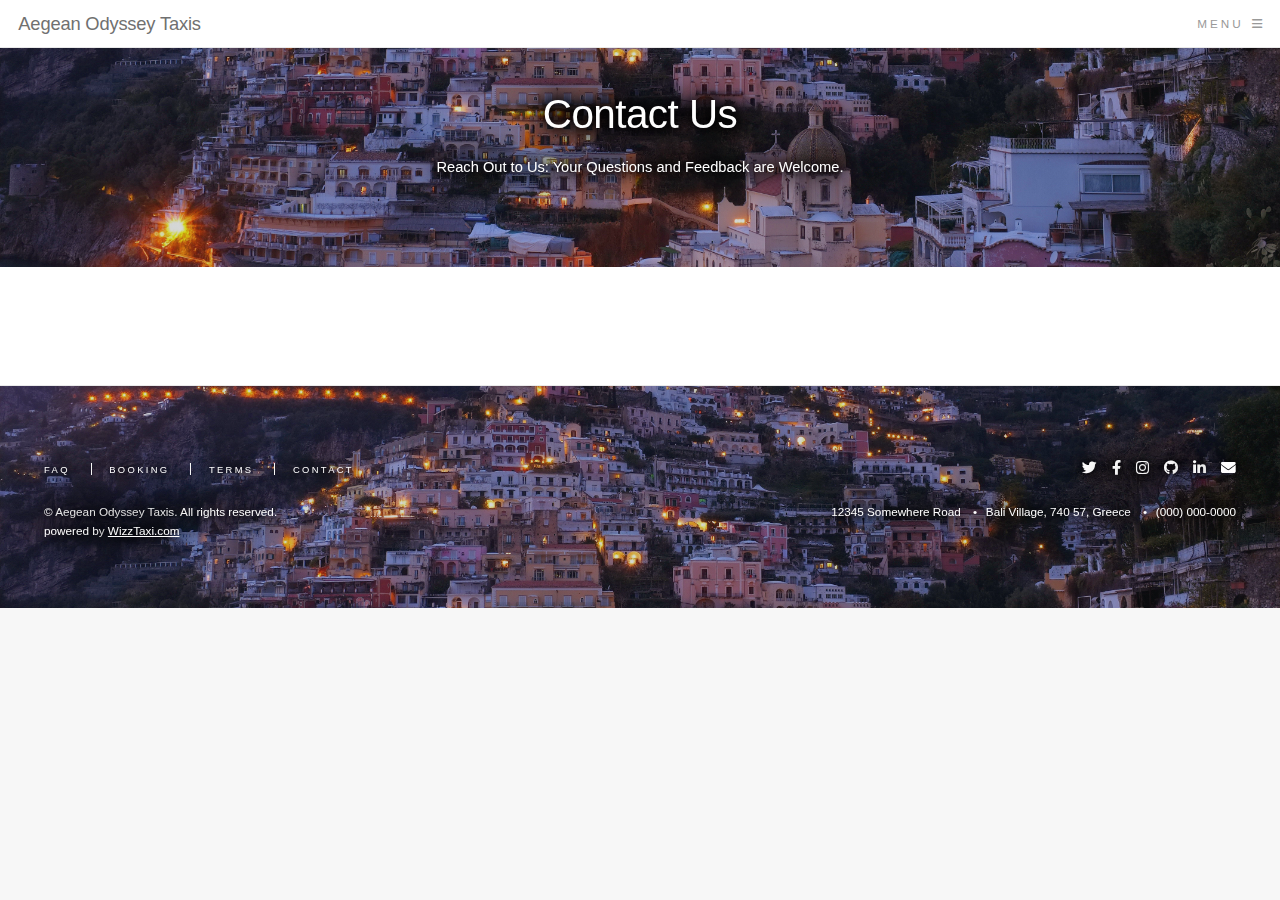
<file: contact.html>
<!DOCTYPE html>

<html>

<head>
	<title>Contact - Aegean Odyssey Taxis</title>
	<meta charset="utf-8" />
	<meta name="viewport" content="width=device-width, initial-scale=1, user-scalable=no" />
	<link rel="stylesheet" href="assets/css/main.css" />
</head>

<body class="is-preload">

	<!-- Header -->
	<header id="header">
		<h1><a href="index.html">Aegean Odyssey Taxis</a></h1>
		<a href="#menu">Menu</a>
	</header>

	<!-- Menu -->
	<nav id="menu">
		<ul class="links">
			<li><a href="index.html">Home</a></li>
			<li><a href="story.html">Our Story</a></li>
			<li><a href="quote.html">Instant Quote</a></li>
			<li><a href="elements.html">Elements</a></li>
		</ul>
		<ul class="actions stacked">
			<li><a href="#" class="button primary fit">Sign Up</a></li>
			<li><a href="#" class="button fit">Log In</a></li>
		</ul>
	</nav>

	<!-- Main -->
	<section id="main" class="wrapper">
		<header class="black-shadow">
			<h2>Contact Us</h2>
			<p>Reach Out to Us: Your Questions and Feedback are Welcome.</p>
		</header>
		<div class="inner">

			<script src='https://joyride.page/contact-widget/BKJ8hu.js'>
				<link rel="stylesheet" href="assets/css/main.css" />
			</script>

		</div>
	</section>

	<!-- Footer -->
	<footer id="footer">
		<div class="inner black-shadow">
			<ul class="icons">
				<li><a href="#" class="icon brands fa-twitter"><span class="label">Twitter</span></a></li>
				<li><a href="#" class="icon brands fa-facebook-f"><span class="label">Facebook</span></a></li>
				<li><a href="#" class="icon brands fa-instagram"><span class="label">Instagram</span></a></li>
				<li><a href="#" class="icon brands fa-github"><span class="label">GitHub</span></a></li>
				<li><a href="#" class="icon brands fa-linkedin-in"><span class="label">LinkedIn</span></a></li>
				<li><a href="#" class="icon solid fa-envelope"><span class="label">Envelope</span></a></li>
			</ul>
			<ul class="contact">
				<li>12345 Somewhere Road</li>
				<li>Bali Village, 740 57, Greece</li>
				<li>(000) 000-0000</li>
			</ul>
			<ul class="links">
				<li><a href="faq.html">FAQ</a></li>
				<li><a href="quote.html">Booking</a></li>
				<li><a href="terms.html">Terms</a></li>
				<li><a href="contact.html">Contact</a></li>
			</ul>
			<p class="copyright"><span>&copy; Aegean Odyssey Taxis. All rights reserved.</span>
			<br/>
			<span><span>powered by </span><a href="https://wizztaxi.com">WizzTaxi.com</a></span>
			</p>
		
		</div>
	</footer>

	<!-- Scripts -->
	<script src="assets/js/jquery.min.js"></script>
	<script src="assets/js/jquery.scrollex.min.js"></script>
	<script src="assets/js/browser.min.js"></script>
	<script src="assets/js/breakpoints.min.js"></script>
	<script src="assets/js/util.js"></script>
	<script src="assets/js/main.js"></script>

</body>

</html>
</file>
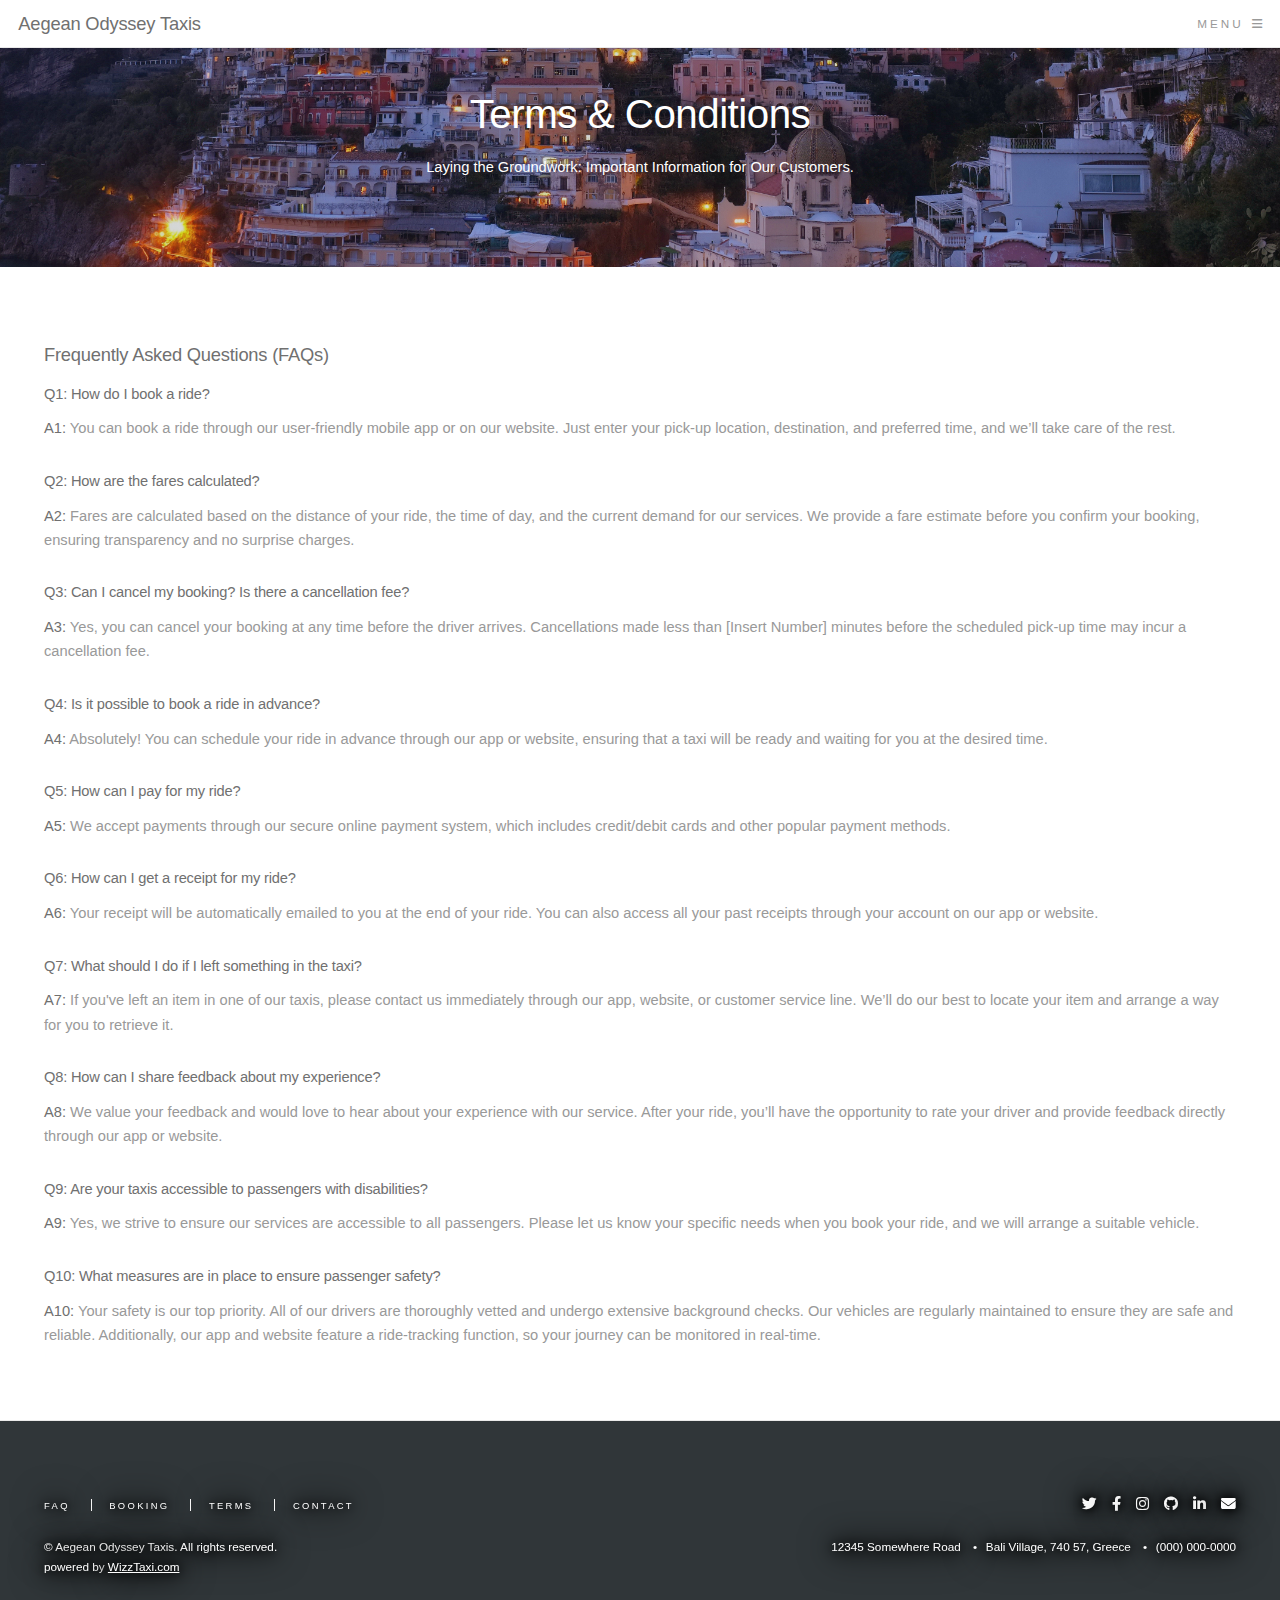
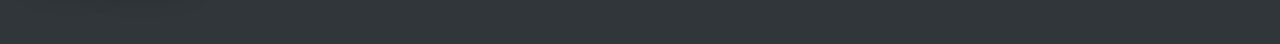
<file: faq.html>
<!DOCTYPE html>

<html>

<head>
	<title>Aegean Odyssey Taxis - FAQ</title>
	<meta charset="utf-8" />
	<meta name="viewport" content="width=device-width, initial-scale=1, user-scalable=no" />
	<link rel="stylesheet" href="assets/css/main.css" />
</head>

<body class="is-preload">

	<!-- Header -->
	<header id="header">
		<h1><a href="index.html">Aegean Odyssey Taxis</a></h1>
		<a href="#menu">Menu</a>
	</header>

	<!-- Menu -->
	<nav id="menu">
		<ul class="links">
			<li><a href="index.html">Home</a></li>
			<li><a href="story.html">Our Story</a></li>
			<li><a href="quote.html">Instant Quote</a></li>
			<li><a href="elements.html">Elements</a></li>
		</ul>
		<ul class="actions stacked">
			<li><a href="#" class="button primary fit">Sign Up</a></li>
			<li><a href="#" class="button fit">Log In</a></li>
		</ul>
	</nav>

	<!-- Main -->
	<section id="main" class="wrapper">
		<header>
			<h2>Terms & Conditions</h2>
			<p>Laying the Groundwork: Important Information for Our Customers.</p>
		</header>
		<div class="inner">

			<h3 id="frequently-asked-questions-faqs-">Frequently Asked Questions (FAQs)</h3>
			<h4 id="q1-how-do-i-book-a-ride-">Q1: How do I book a ride?</h4>
			<p><strong>A1:</strong> You can book a ride through our user-friendly mobile app or on our website. Just
				enter your pick-up location, destination, and preferred time, and we’ll take care of the rest.</p>
			<h4 id="q2-how-are-the-fares-calculated-">Q2: How are the fares calculated?</h4>
			<p><strong>A2:</strong> Fares are calculated based on the distance of your ride, the time of day, and the
				current demand for our services. We provide a fare estimate before you confirm your booking, ensuring
				transparency and no surprise charges.</p>
			<h4 id="q3-can-i-cancel-my-booking-is-there-a-cancellation-fee-">Q3: Can I cancel my booking? Is there a
				cancellation fee?</h4>
			<p><strong>A3:</strong> Yes, you can cancel your booking at any time before the driver arrives.
				Cancellations made less than [Insert Number] minutes before the scheduled pick-up time may incur a
				cancellation fee.</p>
			<h4 id="q4-is-it-possible-to-book-a-ride-in-advance-">Q4: Is it possible to book a ride in advance?</h4>
			<p><strong>A4:</strong> Absolutely! You can schedule your ride in advance through our app or website,
				ensuring that a taxi will be ready and waiting for you at the desired time.</p>
			<h4 id="q5-how-can-i-pay-for-my-ride-">Q5: How can I pay for my ride?</h4>
			<p><strong>A5:</strong> We accept payments through our secure online payment system, which includes
				credit/debit cards and other popular payment methods.</p>
			<h4 id="q6-how-can-i-get-a-receipt-for-my-ride-">Q6: How can I get a receipt for my ride?</h4>
			<p><strong>A6:</strong> Your receipt will be automatically emailed to you at the end of your ride. You can
				also access all your past receipts through your account on our app or website.</p>
			<h4 id="q7-what-should-i-do-if-i-left-something-in-the-taxi-">Q7: What should I do if I left something in
				the taxi?</h4>
			<p><strong>A7:</strong> If you&#39;ve left an item in one of our taxis, please contact us immediately
				through our app, website, or customer service line. We’ll do our best to locate your item and arrange a
				way for you to retrieve it.</p>
			<h4 id="q8-how-can-i-share-feedback-about-my-experience-">Q8: How can I share feedback about my experience?
			</h4>
			<p><strong>A8:</strong> We value your feedback and would love to hear about your experience with our
				service. After your ride, you’ll have the opportunity to rate your driver and provide feedback directly
				through our app or website.</p>
			<h4 id="q9-are-your-taxis-accessible-to-passengers-with-disabilities-">Q9: Are your taxis accessible to
				passengers with disabilities?</h4>
			<p><strong>A9:</strong> Yes, we strive to ensure our services are accessible to all passengers. Please let
				us know your specific needs when you book your ride, and we will arrange a suitable vehicle.</p>
			<h4 id="q10-what-measures-are-in-place-to-ensure-passenger-safety-">Q10: What measures are in place to
				ensure passenger safety?</h4>
			<p><strong>A10:</strong> Your safety is our top priority. All of our drivers are thoroughly vetted and
				undergo extensive background checks. Our vehicles are regularly maintained to ensure they are safe and
				reliable. Additionally, our app and website feature a ride-tracking function, so your journey can be
				monitored in real-time.</p>


		</div>
	</section>

	<!-- Footer -->
	<footer id="footer">
		<div class="inner black-shadow">
			<ul class="icons">
				<li><a href="#" class="icon brands fa-twitter"><span class="label">Twitter</span></a></li>
				<li><a href="#" class="icon brands fa-facebook-f"><span class="label">Facebook</span></a></li>
				<li><a href="#" class="icon brands fa-instagram"><span class="label">Instagram</span></a></li>
				<li><a href="#" class="icon brands fa-github"><span class="label">GitHub</span></a></li>
				<li><a href="#" class="icon brands fa-linkedin-in"><span class="label">LinkedIn</span></a></li>
				<li><a href="#" class="icon solid fa-envelope"><span class="label">Envelope</span></a></li>
			</ul>
			<ul class="contact">
				<li>12345 Somewhere Road</li>
				<li>Bali Village, 740 57, Greece</li>
				<li>(000) 000-0000</li>
			</ul>
			<ul class="links">
				<li><a href="faq.html">FAQ</a></li>
				<li><a href="quote.html">Booking</a></li>
				<li><a href="terms.html">Terms</a></li>
				<li><a href="contact.html">Contact</a></li>
			</ul>
			<p class="copyright"><span>&copy; Aegean Odyssey Taxis. All rights reserved.</span>
			<br/>
			<span><span>powered by </span><a href="https://wizztaxi.com">WizzTaxi.com</a></span>
			</p>
		
		</div>
	</footer>

	<!-- Scripts -->
	<script src="assets/js/jquery.min.js"></script>
	<script src="assets/js/jquery.scrollex.min.js"></script>
	<script src="assets/js/browser.min.js"></script>
	<script src="assets/js/breakpoints.min.js"></script>
	<script src="assets/js/util.js"></script>
	<script src="assets/js/main.js"></script>

</body>

</html>
</file>
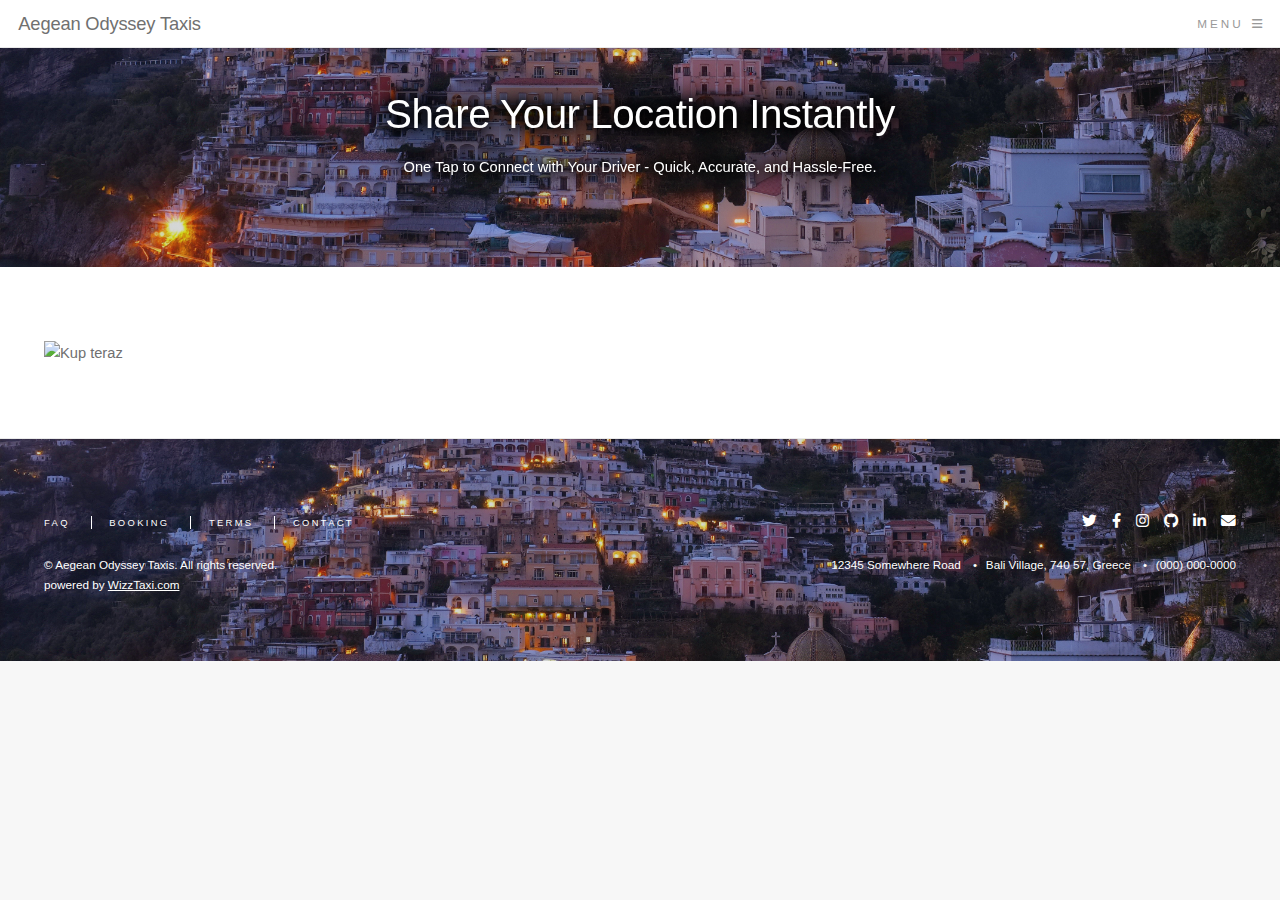
<file: location.html>
<!DOCTYPE html>

<html>

<head>
	<title>Share My Location - Aegean Odyssey Taxis</title>
	<meta charset="utf-8" />
	<meta name="viewport" content="width=device-width, initial-scale=1, user-scalable=no" />
	<link rel="stylesheet" href="assets/css/main.css" />
</head>

<body class="is-preload">

	<!-- Header -->
	<header id="header">
		<h1><a href="index.html">Aegean Odyssey Taxis</a></h1>
		<a href="#menu">Menu</a>
	</header>

	<!-- Menu -->
	<nav id="menu">
		<ul class="links">
			<li><a href="index.html">Home</a></li>
			<li><a href="story.html">Our Story</a></li>
			<li><a href="quote.html">Instant Quote</a></li>
			<li><a href="location.html">Share My Location</a></li>
			<li>
				<script src='https://joyride.page/language-selector/BKJ8hu.js'>	
					<style> 
					  :host {
						  --border-radius: 0rem;
						  --border-width: 0;
					  }			
					</style>				    
				  </script>
			</li>
		</ul>		
	</nav>

	<!-- Main -->
	<section id="main" class="wrapper">
		<header class="black-shadow">
			<h2>Share Your Location Instantly</h2>
			<p>One Tap to Connect with Your Driver - Quick, Accurate, and Hassle-Free.</p>
		</header>
		<div class="inner">
			<script type="text/javascript">
				function loadjs(elementRef, script_filename) {
					// Check if elementRef is a string selector
					if (typeof elementRef === 'string') {
						elementRef = document.querySelector(elementRef);
						// If no element is found with the selector, throw an error or exit the function
						if (!elementRef) {
						console.error('No element found with selector:', elementRef);
						return;
						}
					}
					// Create a new script element
					var script = document.createElement('script');
					script.type = 'text/javascript';
					script.src = script_filename;

					// Insert the new script element after the provided reference element
					elementRef.parentNode.insertBefore(script, elementRef.nextSibling);   
				}
			</script>

			<script type='text/javascript'  src='https://joyride.page/location-widget/BKJ8hu.js'>
				<link rel="stylesheet" href="assets/css/main.css" />
			</script>

<form action="https://www.paypal.com/cgi-bin/webscr" method="post" target="_top">
	<input type="hidden" name="cmd" value="_s-xclick" />
	<input type="hidden" name="hosted_button_id" value="HMK9KFYFLTGUU" />
	<input type="hidden" name="currency_code" value="PLN" />
	<input type="image" src="https://www.paypalobjects.com/pl_PL/PL/i/btn/btn_paynowCC_LG.gif" border="0" name="submit" title="PayPal –wygodne i bezpieczne płatności za zakupy w Internecie." alt="Kup teraz" />
  </form>

  <script src="https://static.elfsight.com/platform/platform.js" data-use-service-core defer></script>
<div class="elfsight-app-969172ce-1de3-4550-8d7a-373187b44cf9" data-elfsight-app-lazy></div>

		</div>
	</section>

	<!-- Footer -->
	<!-- Footer -->
	<footer id="footer">
		<div class="inner">
			<ul class="icons">
				<li><a href="#" class="icon brands fa-twitter"><span class="label">Twitter</span></a></li>
				<li><a href="#" class="icon brands fa-facebook-f"><span class="label">Facebook</span></a></li>
				<li><a href="#" class="icon brands fa-instagram"><span class="label">Instagram</span></a></li>
				<li><a href="#" class="icon brands fa-github"><span class="label">GitHub</span></a></li>
				<li><a href="#" class="icon brands fa-linkedin-in"><span class="label">LinkedIn</span></a></li>
				<li><a href="#" class="icon solid fa-envelope"><span class="label">Envelope</span></a></li>
			</ul>
			<ul class="contact notranslate">
				<li>12345 Somewhere Road</li>
				<li>Bali Village, 740 57, Greece</li>
				<li>(000) 000-0000</li>
			</ul>
			<ul class="links">
				<li><a href="faq.html">FAQ</a></li>
				<li><a href="quote.html">Booking</a></li>
				<li><a href="terms.html">Terms</a></li>
				<li><a href="contact.html">Contact</a></li>
			</ul>
			<p class="copyright"><span>&copy; <span class="notranslate"> Aegean Odyssey Taxis. </span> All rights reserved.</span>
			<br/>
			<span><span class="notranslate">powered by </span><a href="https://wizztaxi.com">WizzTaxi.com</a></span>
			</p>
		
		</div>
	</footer>

	<!-- Scripts -->
	<script src="assets/js/jquery.min.js"></script>
	<script src="assets/js/jquery.scrollex.min.js"></script>
	<script src="assets/js/browser.min.js"></script>
	<script src="assets/js/breakpoints.min.js"></script>
	<script src="assets/js/util.js"></script>
	<script src="assets/js/main.js"></script>

</body>

</html>
</file>
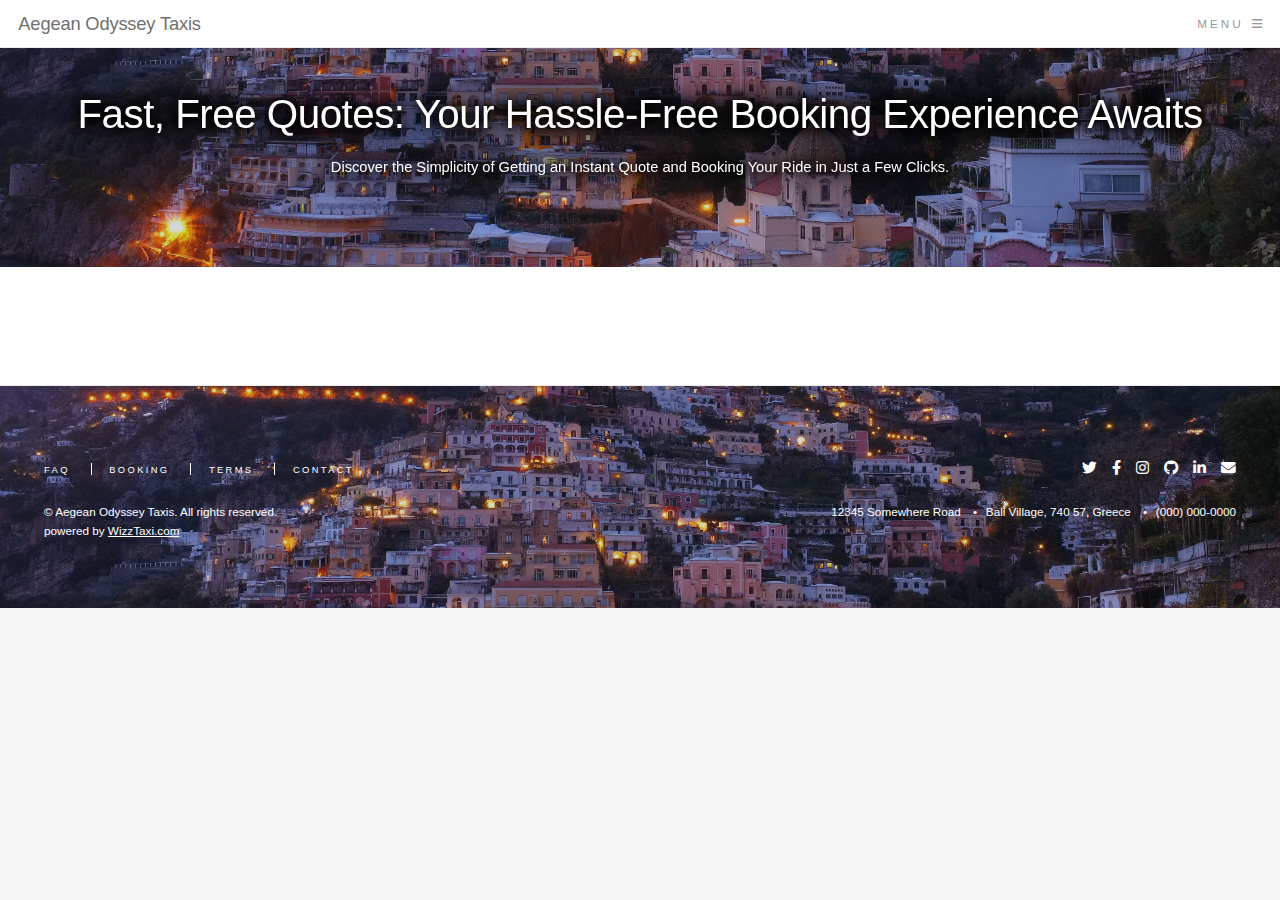
<file: quote.html>
<!DOCTYPE html>

<html>

<head>
	<title>Booking - Aegean Odyssey Taxis</title>
	<meta charset="utf-8" />
	<meta name="viewport" content="width=device-width, initial-scale=1, user-scalable=no" />
	<link rel="stylesheet" href="assets/css/main.css" />
</head>

<body class="is-preload">

	<!-- Header -->
	<header id="header">
		<h1><a class="notranslate" href="index.html">Aegean Odyssey Taxis</a></h1>
		<a href="#menu">Menu</a>
	</header>

	<!-- Menu -->
	<nav id="menu">
		<ul class="links">
			<li><a href="index.html">Home</a></li>
			<li><a href="story.html">Our Story</a></li>
			<li><a href="quote.html">Instant Quote</a></li>
			<li><a href="location.html">Share My Location</a></li>
			<li>
				<script src='https://joyride.page/language-selector/BKJ8hu.js'>	
					<style> 
					  :host {
						  --border-radius: 0rem;
						  --border-width: 0;
					  }			
					</style>				    
				  </script>
			</li>
		</ul>		
	</nav>

	<!-- Main -->
	<section id="main" class="wrapper">
		<header>
			<h2 class="black-shadow">Fast, Free Quotes: Your Hassle-Free Booking Experience Awaits</h2>
			<p class="black-shadow">Discover the Simplicity of Getting an Instant Quote and Booking Your Ride in Just a
				Few Clicks.</p>
		</header>
		<div class="inner">
			<!-- <script src='https://joyride.page/widget/BKJ8hu.js'>
				<link rel="stylesheet" href="assets/css/main.css" />
			</script> -->
			<script src='https://joyride.page/widget/BKJ8hu.js'>
				<link rel="stylesheet" href="assets/css/main.css" />
			</script>
			
		</div>
	</section>

	<!-- Footer -->
	<footer id="footer">
		<div class="inner">
			<ul class="icons">
				<li><a href="#" class="icon brands fa-twitter"><span class="label">Twitter</span></a></li>
				<li><a href="#" class="icon brands fa-facebook-f"><span class="label">Facebook</span></a></li>
				<li><a href="#" class="icon brands fa-instagram"><span class="label">Instagram</span></a></li>
				<li><a href="#" class="icon brands fa-github"><span class="label">GitHub</span></a></li>
				<li><a href="#" class="icon brands fa-linkedin-in"><span class="label">LinkedIn</span></a></li>
				<li><a href="#" class="icon solid fa-envelope"><span class="label">Envelope</span></a></li>
			</ul>
			<ul class="contact notranslate">
				<li>12345 Somewhere Road</li>
				<li>Bali Village, 740 57, Greece</li>
				<li>(000) 000-0000</li>
			</ul>
			<ul class="links">
				<li><a href="faq.html">FAQ</a></li>
				<li><a href="quote.html">Booking</a></li>
				<li><a href="terms.html">Terms</a></li>
				<li><a href="contact.html">Contact</a></li>
			</ul>
			<p class="copyright"><span>&copy; <span class="notranslate"> Aegean Odyssey Taxis. </span> All rights reserved.</span>
			<br/>
			<span><span class="notranslate">powered by </span><a href="https://wizztaxi.com">WizzTaxi.com</a></span>
			</p>
		
		</div>
	</footer>

	<!-- Scripts -->
	<script src="assets/js/jquery.min.js"></script>
	<script src="assets/js/jquery.scrollex.min.js"></script>
	<script src="assets/js/browser.min.js"></script>
	<script src="assets/js/breakpoints.min.js"></script>
	<script src="assets/js/util.js"></script>
	<script src="assets/js/main.js"></script>

</body>

</html>
</file>
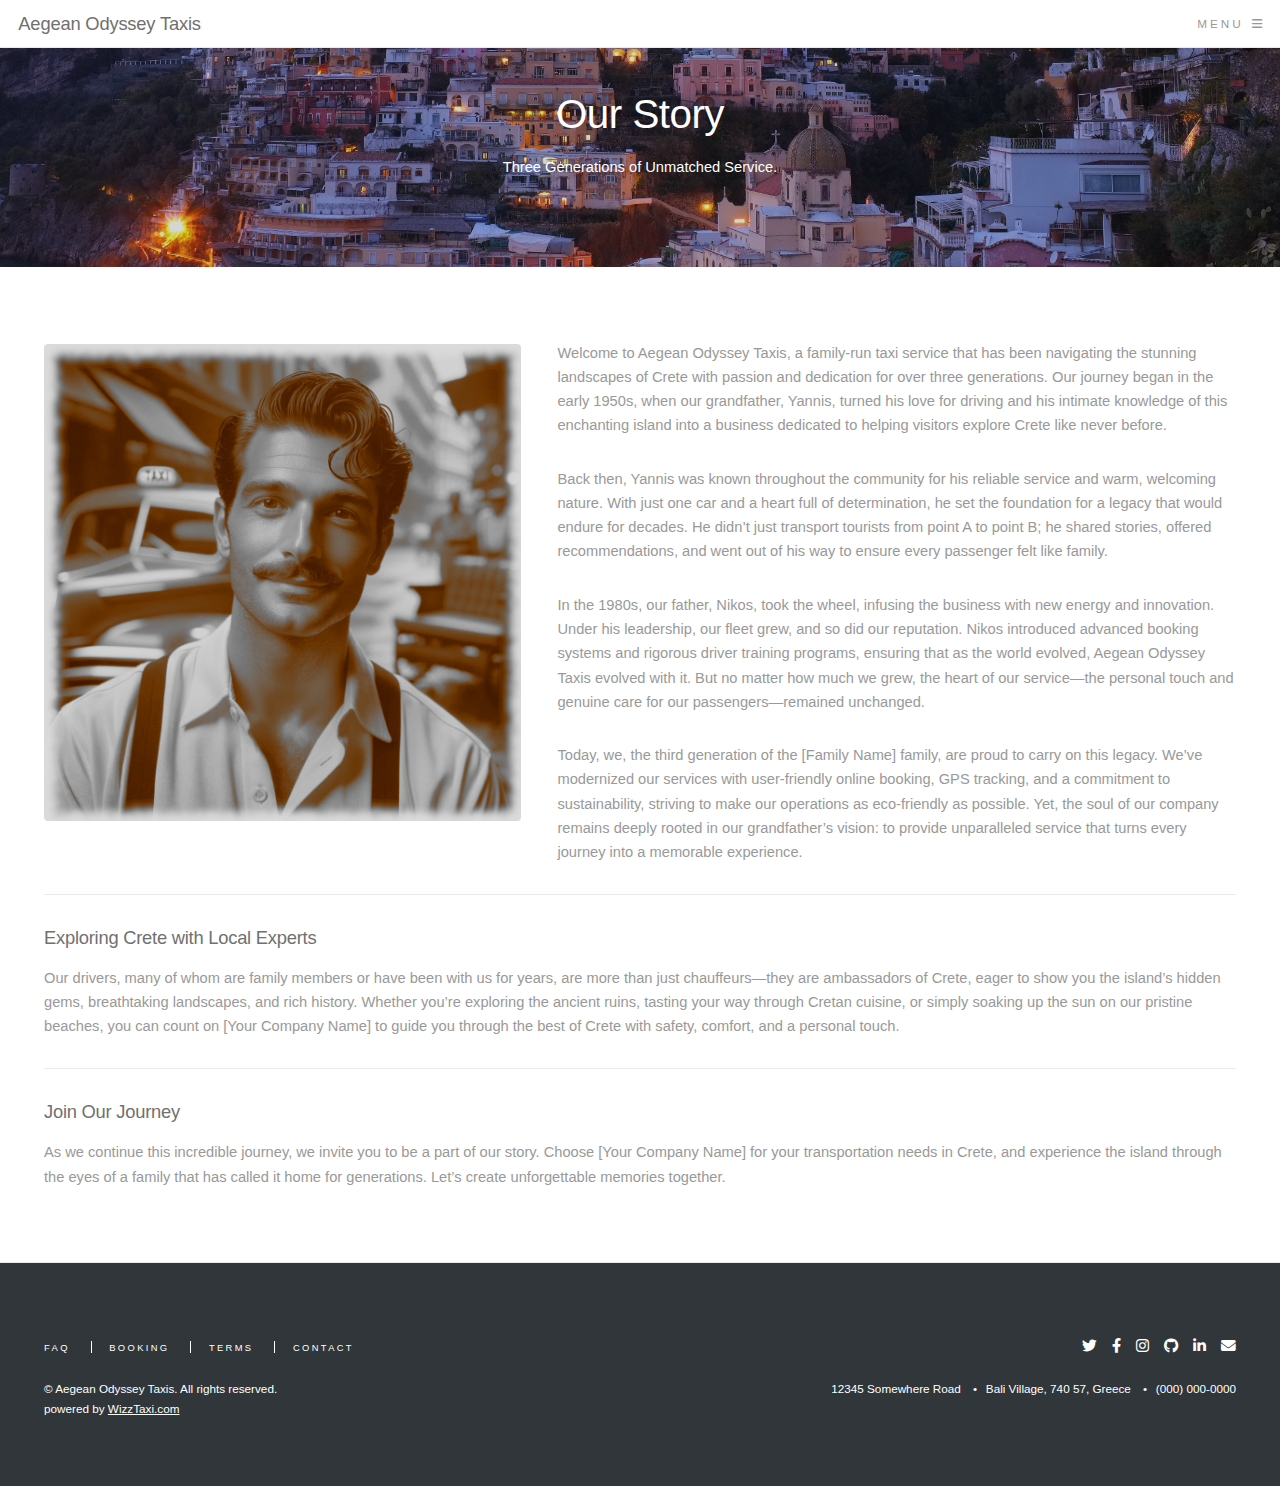
<file: story.html>
<!DOCTYPE html>

<html>

<head>
	<title>Generic - Aegean Odyssey Taxis</title>
	<meta charset="utf-8" />
	<meta name="viewport" content="width=device-width, initial-scale=1, user-scalable=no" />
	<link rel="stylesheet" href="assets/css/main.css" />
</head>

<body class="is-preload">

	<!-- Header -->
	<header id="header">
		<h1><a class="notranslate" href="index.html">Aegean Odyssey Taxis</a></h1>
		<a href="#menu">Menu</a>
	</header>

	<!-- Menu -->
	<nav id="menu">
		<ul class="links">
			<li><a href="index.html">Home</a></li>
			<li><a href="story.html">Our Story</a></li>
			<li><a href="quote.html">Instant Quote</a></li>
			<li><a href="location.html">Share My Location</a></li>
			<li>
				<script src='https://joyride.page/language-selector/BKJ8hu.js'>	
					<style> 
					  :host {
						  --border-radius: 0rem;
						  --border-width: 0;
					  }			
					</style>				    
				  </script>
			</li>
		</ul>		
	</nav>

	<!-- Main -->
	<section id="main" class="wrapper">
		<header>
			<h2>Our Story</h2>
			<p>Three Generations of Unmatched Service.</p>
		</header>
		<div class="inner">
			<span class="image left"><img src="images/yannis.jpg" alt="" /></span>
			<p>Welcome to Aegean Odyssey Taxis, a family-run taxi service that has been navigating the stunning
				landscapes of Crete with passion and dedication for over three generations. Our journey began in the
				early 1950s, when our grandfather, Yannis, turned his love for driving and his intimate knowledge of
				this enchanting island into a business dedicated to helping visitors explore Crete like never before.
			</p>
			<p>Back then, Yannis was known throughout the community for his reliable service and warm, welcoming nature.
				With just one car and a heart full of determination, he set the foundation for a legacy that would
				endure for decades. He didn’t just transport tourists from point A to point B; he shared stories,
				offered recommendations, and went out of his way to ensure every passenger felt like family.</p>

			<p>In the 1980s, our father, Nikos, took the wheel, infusing the business with new energy and innovation.
				Under his leadership, our fleet grew, and so did our reputation. Nikos introduced advanced booking
				systems and rigorous driver training programs, ensuring that as the world evolved, Aegean Odyssey Taxis
				evolved with it. But no matter how much we grew, the heart of our service—the personal touch and genuine
				care for our passengers—remained unchanged.</p>
			<p>Today, we, the third generation of the [Family Name] family, are proud to carry on this legacy. We’ve
				modernized our services with user-friendly online booking, GPS tracking, and a commitment to
				sustainability, striving to make our operations as eco-friendly as possible. Yet, the soul of our
				company remains deeply rooted in our grandfather’s vision: to provide unparalleled service that turns
				every journey into a memorable experience.</p>

			<hr />
			<h3>Exploring Crete with Local Experts</h3>
			<p>Our drivers, many of whom are family members or have been with us for years, are more than just
				chauffeurs—they are ambassadors of Crete, eager to show you the island’s hidden gems, breathtaking
				landscapes, and rich history. Whether you’re exploring the ancient ruins, tasting your way through
				Cretan cuisine, or simply soaking up the sun on our pristine beaches, you can count on [Your Company
				Name] to guide you through the best of Crete with safety, comfort, and a personal touch.</p>

			<hr />
			<h3>Join Our Journey</h3>
			<p>As we continue this incredible journey, we invite you to be a part of our story. Choose [Your Company
				Name] for your transportation needs in Crete, and experience the island through the eyes of a family
				that has called it home for generations. Let’s create unforgettable memories together.</p>

		</div>
	</section>

	<!-- Footer -->
	<footer id="footer">
		<div class="inner">
			<ul class="icons">
				<li><a href="#" class="icon brands fa-twitter"><span class="label">Twitter</span></a></li>
				<li><a href="#" class="icon brands fa-facebook-f"><span class="label">Facebook</span></a></li>
				<li><a href="#" class="icon brands fa-instagram"><span class="label">Instagram</span></a></li>
				<li><a href="#" class="icon brands fa-github"><span class="label">GitHub</span></a></li>
				<li><a href="#" class="icon brands fa-linkedin-in"><span class="label">LinkedIn</span></a></li>
				<li><a href="#" class="icon solid fa-envelope"><span class="label">Envelope</span></a></li>
			</ul>
			<ul class="contact notranslate">
				<li>12345 Somewhere Road</li>
				<li>Bali Village, 740 57, Greece</li>
				<li>(000) 000-0000</li>
			</ul>
			<ul class="links">
				<li><a href="faq.html">FAQ</a></li>
				<li><a href="quote.html">Booking</a></li>
				<li><a href="terms.html">Terms</a></li>
				<li><a href="contact.html">Contact</a></li>
			</ul>
			<p class="copyright"><span>&copy; <span class="notranslate"> Aegean Odyssey Taxis. </span> All rights reserved.</span>
			<br/>
			<span><span class="notranslate">powered by </span><a href="https://wizztaxi.com">WizzTaxi.com</a></span>
			</p>
		
		</div>
	</footer>

	<!-- Scripts -->
	<script src="assets/js/jquery.min.js"></script>
	<script src="assets/js/jquery.scrollex.min.js"></script>
	<script src="assets/js/browser.min.js"></script>
	<script src="assets/js/breakpoints.min.js"></script>
	<script src="assets/js/util.js"></script>
	<script src="assets/js/main.js"></script>

</body>

</html>
</file>
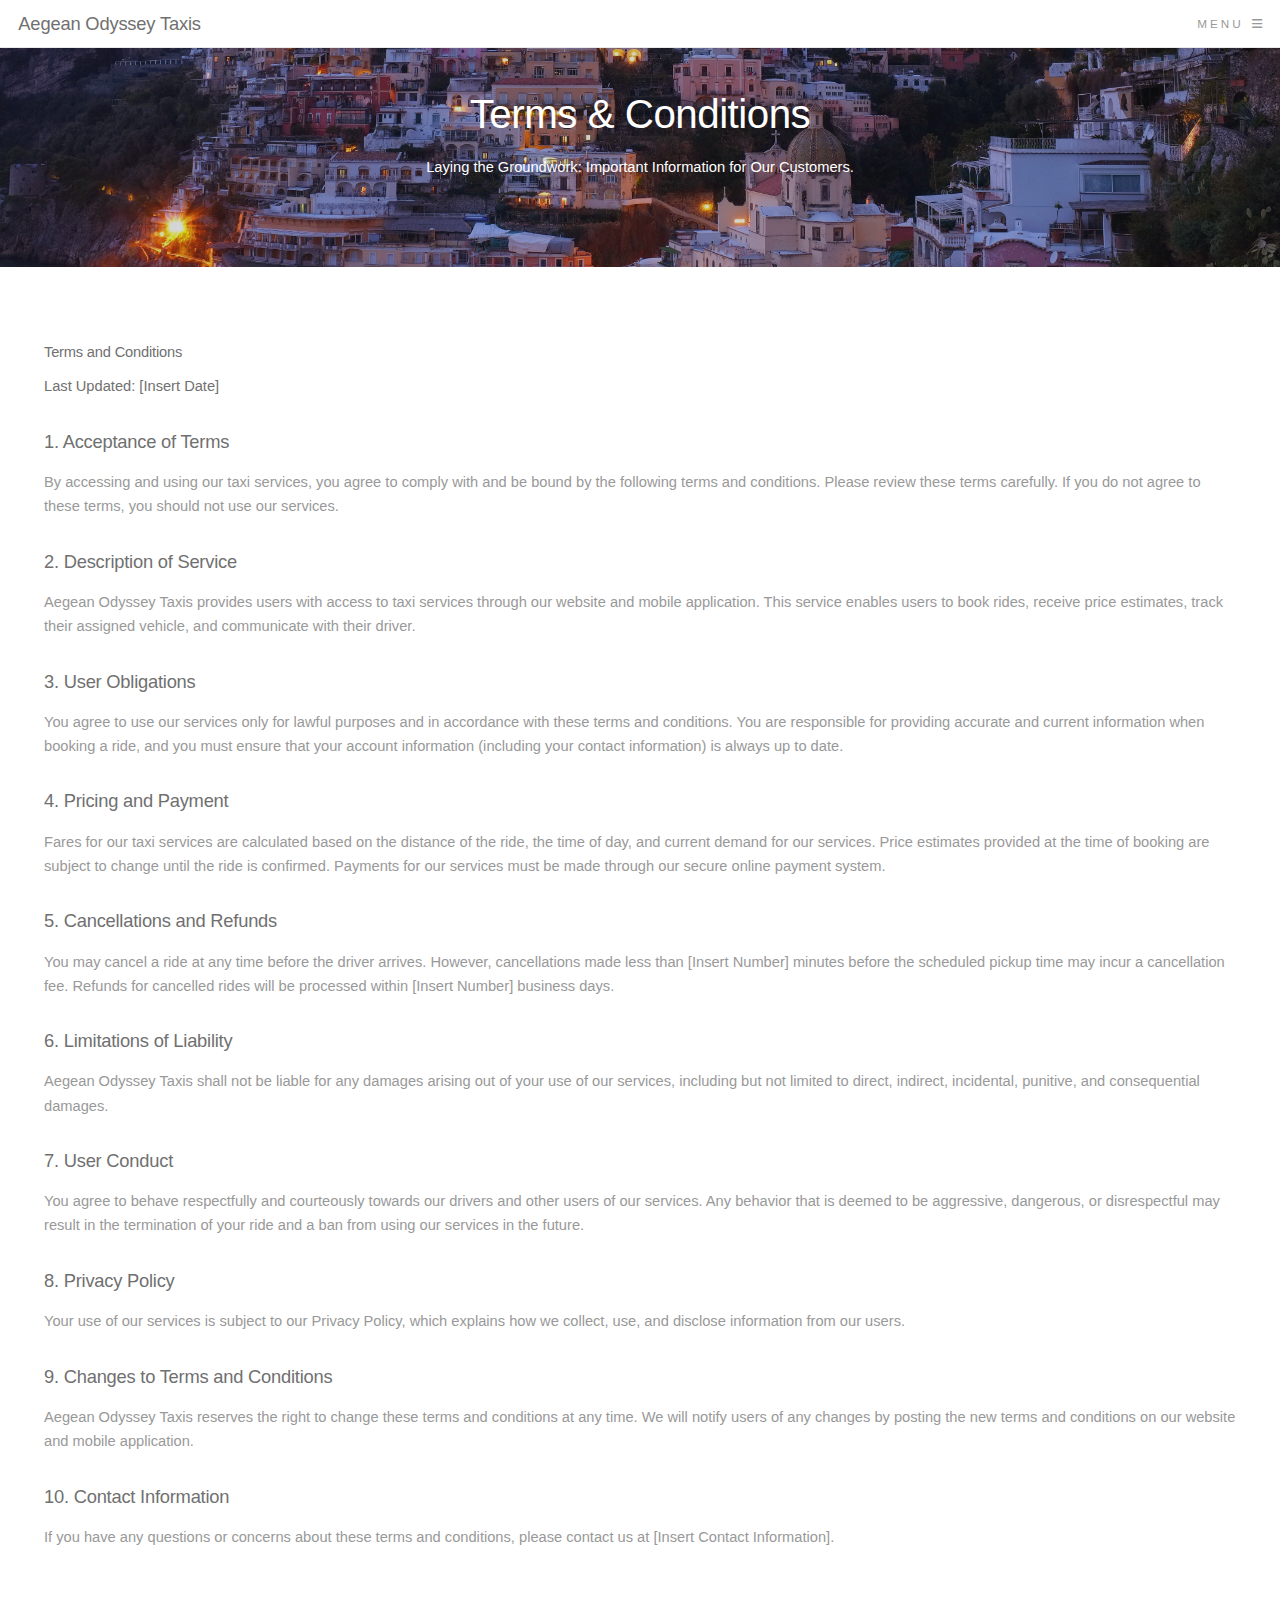
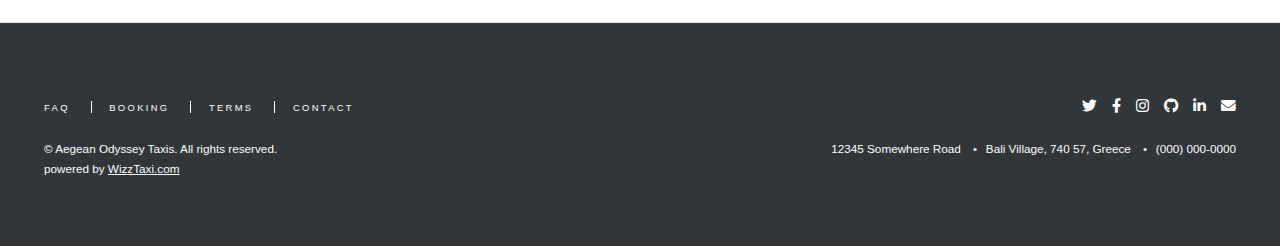
<file: terms.html>
<!DOCTYPE html>

<html>

<head>
	<title>Terms - Aegean Odyssey Taxis</title>
	<meta charset="utf-8" />
	<meta name="viewport" content="width=device-width, initial-scale=1, user-scalable=no" />
	<link rel="stylesheet" href="assets/css/main.css" />
</head>

<body class="is-preload">

	<!-- Header -->
	<header id="header">
		<h1><a class="notranslate" href="index.html">Aegean Odyssey Taxis</a></h1>
		<a href="#menu">Menu</a>
	</header>

	<!-- Menu -->
	<nav id="menu">
		<ul class="links">
			<li><a href="index.html">Home</a></li>
			<li><a href="story.html">Our Story</a></li>
			<li><a href="quote.html">Instant Quote</a></li>
			<li>
				<script src='https://joyride.page/language-selector/BKJ8hu.js'>	
					<style> 
					  :host {
						  --border-radius: 0rem;
						  --border-width: 0;
					  }			
					</style>				    
				  </script>
			</li>
		</ul>		
	</nav>

	<!-- Main -->
	<section id="main" class="wrapper">
		<header>
			<h2>Terms & Conditions</h2>
			<p>Laying the Groundwork: Important Information for Our Customers.</p>
		</header>
		<div class="inner">

			<h1 id="terms-and-conditions">Terms and Conditions</h1>
			<p><strong>Last Updated: [Insert Date]</strong></p>
			<h3 id="1-acceptance-of-terms">1. Acceptance of Terms</h3>
			<p>By accessing and using our taxi services, you agree to comply with and be bound by the following terms
				and conditions. Please review these terms carefully. If you do not agree to these terms, you should not
				use our services.</p>
			<h3 id="2-description-of-service">2. Description of Service</h3>
			<p>Aegean Odyssey Taxis provides users with access to taxi services through our website and mobile
				application. This service enables users to book rides, receive price estimates, track their assigned
				vehicle, and communicate with their driver.</p>
			<h3 id="3-user-obligations">3. User Obligations</h3>
			<p>You agree to use our services only for lawful purposes and in accordance with these terms and conditions.
				You are responsible for providing accurate and current information when booking a ride, and you must
				ensure that your account information (including your contact information) is always up to date.</p>
			<h3 id="4-pricing-and-payment">4. Pricing and Payment</h3>
			<p>Fares for our taxi services are calculated based on the distance of the ride, the time of day, and
				current demand for our services. Price estimates provided at the time of booking are subject to change
				until the ride is confirmed. Payments for our services must be made through our secure online payment
				system.</p>
			<h3 id="5-cancellations-and-refunds">5. Cancellations and Refunds</h3>
			<p>You may cancel a ride at any time before the driver arrives. However, cancellations made less than
				[Insert Number] minutes before the scheduled pickup time may incur a cancellation fee. Refunds for
				cancelled rides will be processed within [Insert Number] business days.</p>
			<h3 id="6-limitations-of-liability">6. Limitations of Liability</h3>
			<p>Aegean Odyssey Taxis shall not be liable for any damages arising out of your use of our services,
				including but not limited to direct, indirect, incidental, punitive, and consequential damages.</p>
			<h3 id="7-user-conduct">7. User Conduct</h3>
			<p>You agree to behave respectfully and courteously towards our drivers and other users of our services. Any
				behavior that is deemed to be aggressive, dangerous, or disrespectful may result in the termination of
				your ride and a ban from using our services in the future.</p>
			<h3 id="8-privacy-policy">8. Privacy Policy</h3>
			<p>Your use of our services is subject to our Privacy Policy, which explains how we collect, use, and
				disclose information from our users.</p>
			<h3 id="9-changes-to-terms-and-conditions">9. Changes to Terms and Conditions</h3>
			<p>Aegean Odyssey Taxis reserves the right to change these terms and conditions at any time. We will notify
				users of any changes by posting the new terms and conditions on our website and mobile application.</p>
			<h3 id="10-contact-information">10. Contact Information</h3>
			<p>If you have any questions or concerns about these terms and conditions, please contact us at [Insert
				Contact Information].</p>

		</div>
	</section>

	<!-- Footer -->
	<footer id="footer">
		<div class="inner">
			<ul class="icons">
				<li><a href="#" class="icon brands fa-twitter"><span class="label">Twitter</span></a></li>
				<li><a href="#" class="icon brands fa-facebook-f"><span class="label">Facebook</span></a></li>
				<li><a href="#" class="icon brands fa-instagram"><span class="label">Instagram</span></a></li>
				<li><a href="#" class="icon brands fa-github"><span class="label">GitHub</span></a></li>
				<li><a href="#" class="icon brands fa-linkedin-in"><span class="label">LinkedIn</span></a></li>
				<li><a href="#" class="icon solid fa-envelope"><span class="label">Envelope</span></a></li>
			</ul>
			<ul class="contact notranslate">
				<li>12345 Somewhere Road</li>
				<li>Bali Village, 740 57, Greece</li>
				<li>(000) 000-0000</li>
			</ul>
			<ul class="links">
				<li><a href="faq.html">FAQ</a></li>
				<li><a href="quote.html">Booking</a></li>
				<li><a href="terms.html">Terms</a></li>
				<li><a href="contact.html">Contact</a></li>
			</ul>
			<p class="copyright"><span>&copy; <span class="notranslate"> Aegean Odyssey Taxis. </span> All rights reserved.</span>
			<br/>
			<span><span class="notranslate">powered by </span><a href="https://wizztaxi.com">WizzTaxi.com</a></span>
			</p>
		
		</div>
	</footer>

	<!-- Scripts -->
	<script src="assets/js/jquery.min.js"></script>
	<script src="assets/js/jquery.scrollex.min.js"></script>
	<script src="assets/js/browser.min.js"></script>
	<script src="assets/js/breakpoints.min.js"></script>
	<script src="assets/js/util.js"></script>
	<script src="assets/js/main.js"></script>

</body>

</html>
</file>
<file: assets/css/main.css>
@import url(fontawesome-all.min.css);


html,
body,
div,
span,
applet,
object,
iframe,
h1,
h2,
h3,
h4,
h5,
h6,
p,
blockquote,
pre,
a,
abbr,
acronym,
address,
big,
cite,
code,
del,
dfn,
em,
img,
ins,
kbd,
q,
s,
samp,
small,
strike,
strong,
sub,
sup,
tt,
var,
b,
u,
i,
center,
dl,
dt,
dd,
ol,
ul,
li,
fieldset,
form,
label,
legend,
table,
caption,
tbody,
tfoot,
thead,
tr,
th,
td,
article,
aside,
canvas,
details,
embed,
figure,
figcaption,
footer,
header,
hgroup,
menu,
nav,
output,
ruby,
section,
summary,
time,
mark,
audio,
video {
  margin: 0;
  padding: 0;
  border: 0;
  font-size: 100%;
  font: inherit;
  vertical-align: baseline;
}

article,
aside,
details,
figcaption,
figure,
footer,
header,
hgroup,
menu,
nav,
section {
  display: block;
}

body {
  line-height: 1;
  top: 0px !important;
}

ol,
ul {
  list-style: none;
}

blockquote,
q {
  quotes: none;
}

blockquote:before,
blockquote:after,
q:before,
q:after {
  content: "";
  content: none;
}

table {
  border-collapse: collapse;
  border-spacing: 0;
}

body {
  -webkit-text-size-adjust: none;
}

mark {
  background-color: transparent;
  color: inherit;
}

input::-moz-focus-inner {
  border: 0;
  padding: 0;
}

input,
select,
textarea {
  -moz-appearance: none;
  -webkit-appearance: none;
  -ms-appearance: none;
  appearance: none;
}

/* Basic */

@-ms-viewport {
  width: device-width;
}

body {
  -ms-overflow-style: scrollbar;
}

@media screen and (max-width: 480px) {
  html,
  body {
    min-width: 320px;
  }
}

html {
  box-sizing: border-box;
}

*,
*:before,
*:after {
  box-sizing: inherit;
}

body.is-preload *,
body.is-preload *:before,
body.is-preload *:after {
  -moz-animation: none !important;
  -webkit-animation: none !important;
  -ms-animation: none !important;
  animation: none !important;
  -moz-transition: none !important;
  -webkit-transition: none !important;
  -ms-transition: none !important;
  transition: none !important;
}

/* Type */

body {
  background-color: #f7f7f7;
  color: #999999;
}

body,
input,
select,
textarea {
  font-family: Arial, Helvetica, sans-serif;
  font-size: 14pt;
  font-weight: normal;
  line-height: 1.65;
}

@media screen and (max-width: 1680px) {
  body,
  input,
  select,
  textarea {
    font-size: 12pt;
  }
}

@media screen and (max-width: 1280px) {
  body,
  input,
  select,
  textarea {
    font-size: 11pt;
  }
}

a {
  text-decoration: underline;
}

a:hover {
  text-decoration: none;
}

strong,
b {
  font-weight: normal;
}

em,
i {
  font-style: italic;
}

p {
  margin: 0 0 2em 0;
}

h1,
h2,
h3,
h4,
h5,
h6 {
  font-weight: normal;
  letter-spacing: -0.0125em;
  line-height: 1.5;
  margin: 0 0 0.8em 0;
}

h1 a,
h2 a,
h3 a,
h4 a,
h5 a,
h6 a {
  color: inherit;
  text-decoration: none;
}

h2 {
  font-size: 1.75em;
}

h3 {
  font-size: 1.25em;
}

h4 {
  font-size: 1em;
}

h5 {
  font-size: 0.8em;
}

h6 {
  font-size: 0.7em;
}

@media screen and (max-width: 980px) {
  h1 br,
  h2 br,
  h3 br,
  h4 br,
  h5 br,
  h6 br {
    display: none;
  }
}

@media screen and (max-width: 736px) {
  h2 {
    font-size: 1.25em;
  }

  h3 {
    font-size: 1.1em;
  }
}

sub {
  font-size: 0.8em;
  position: relative;
  top: 0.5em;
}

sup {
  font-size: 0.8em;
  position: relative;
  top: -0.5em;
}

blockquote {
  border-left: solid 4px;
  font-style: italic;
  margin: 0 0 2em 0;
  padding: 0.5em 0 0.5em 2em;
}

code {
  border-radius: 4px;
  border: solid 1px;
  font-family: "Courier New", monospace;
  font-size: 0.9em;
  margin: 0 0.25em;
  padding: 0.25em 0.65em;
}

pre {
  -webkit-overflow-scrolling: touch;
  font-family: "Courier New", monospace;
  font-size: 0.9em;
  margin: 0 0 2em 0;
}

pre code {
  display: block;
  line-height: 1.75em;
  padding: 1em 1.5em;
  overflow-x: auto;
}

hr {
  border: 0;
  border-bottom: solid 1px;
  margin: 2em 0;
}

hr.major {
  margin: 3em 0;
}

.align-left {
  text-align: left;
}

.align-center {
  text-align: center;
}

.align-right {
  text-align: right;
}

input,
select,
textarea {
  color: #707070;
}

a {
  color: #4ea3d8;
}

strong,
b {
  color: #707070;
}

h1,
h2,
h3,
h4,
h5,
h6 {
  color: #707070;
}

blockquote {
  border-left-color: rgba(144, 144, 144, 0.2);
}

code {
  background: rgba(144, 144, 144, 0.075);
  border-color: rgba(144, 144, 144, 0.2);
}

hr {
  border-bottom-color: rgba(144, 144, 144, 0.2);
}

/* Row */

.row {
  display: flex;
  flex-wrap: wrap;
  box-sizing: border-box;
  align-items: stretch;
}

.row > * {
  box-sizing: border-box;
}

.row.gtr-uniform > * > :last-child {
  margin-bottom: 0;
}

.row.aln-left {
  justify-content: flex-start;
}

.row.aln-center {
  justify-content: center;
}

.row.aln-right {
  justify-content: flex-end;
}

.row.aln-top {
  align-items: flex-start;
}

.row.aln-middle {
  align-items: center;
}

.row.aln-bottom {
  align-items: flex-end;
}

.row > .imp {
  order: -1;
}

.row > .col-1 {
  width: 8.33333%;
}

.row > .off-1 {
  margin-left: 8.33333%;
}

.row > .col-2 {
  width: 16.66667%;
}

.row > .off-2 {
  margin-left: 16.66667%;
}

.row > .col-3 {
  width: 25%;
}

.row > .off-3 {
  margin-left: 25%;
}

.row > .col-4 {
  width: 33.33333%;
}

.row > .off-4 {
  margin-left: 33.33333%;
}

.row > .col-5 {
  width: 41.66667%;
}

.row > .off-5 {
  margin-left: 41.66667%;
}

.row > .col-6 {
  width: 50%;
}

.row > .off-6 {
  margin-left: 50%;
}

.row > .col-7 {
  width: 58.33333%;
}

.row > .off-7 {
  margin-left: 58.33333%;
}

.row > .col-8 {
  width: 66.66667%;
}

.row > .off-8 {
  margin-left: 66.66667%;
}

.row > .col-9 {
  width: 75%;
}

.row > .off-9 {
  margin-left: 75%;
}

.row > .col-10 {
  width: 83.33333%;
}

.row > .off-10 {
  margin-left: 83.33333%;
}

.row > .col-11 {
  width: 91.66667%;
}

.row > .off-11 {
  margin-left: 91.66667%;
}

.row > .col-12 {
  width: 100%;
}

.row > .off-12 {
  margin-left: 100%;
}

.row.gtr-0 {
  margin-top: 0;
  margin-left: 0em;
}

.row.gtr-0 > * {
  padding: 0 0 0 0em;
}

.row.gtr-0.gtr-uniform {
  margin-top: 0em;
}

.row.gtr-0.gtr-uniform > * {
  padding-top: 0em;
}

.row.gtr-25 {
  margin-top: 0;
  margin-left: -0.5em;
}

.row.gtr-25 > * {
  padding: 0 0 0 0.5em;
}

.row.gtr-25.gtr-uniform {
  margin-top: -0.5em;
}

.row.gtr-25.gtr-uniform > * {
  padding-top: 0.5em;
}

.row.gtr-50 {
  margin-top: 0;
  margin-left: -1em;
}

.row.gtr-50 > * {
  padding: 0 0 0 1em;
}

.row.gtr-50.gtr-uniform {
  margin-top: -1em;
}

.row.gtr-50.gtr-uniform > * {
  padding-top: 1em;
}

.row {
  margin-top: 0;
  margin-left: -2em;
}

.row > * {
  padding: 0 0 0 2em;
}

.row.gtr-uniform {
  margin-top: -2em;
}

.row.gtr-uniform > * {
  padding-top: 2em;
}

.row.gtr-150 {
  margin-top: 0;
  margin-left: -3em;
}

.row.gtr-150 > * {
  padding: 0 0 0 3em;
}

.row.gtr-150.gtr-uniform {
  margin-top: -3em;
}

.row.gtr-150.gtr-uniform > * {
  padding-top: 3em;
}

.row.gtr-200 {
  margin-top: 0;
  margin-left: -4em;
}

.row.gtr-200 > * {
  padding: 0 0 0 4em;
}

.row.gtr-200.gtr-uniform {
  margin-top: -4em;
}

.row.gtr-200.gtr-uniform > * {
  padding-top: 4em;
}

@media screen and (max-width: 1680px) {
  .row {
    display: flex;
    flex-wrap: wrap;
    box-sizing: border-box;
    align-items: stretch;
  }

  .row > * {
    box-sizing: border-box;
  }

  .row.gtr-uniform > * > :last-child {
    margin-bottom: 0;
  }

  .row.aln-left {
    justify-content: flex-start;
  }

  .row.aln-center {
    justify-content: center;
  }

  .row.aln-right {
    justify-content: flex-end;
  }

  .row.aln-top {
    align-items: flex-start;
  }

  .row.aln-middle {
    align-items: center;
  }

  .row.aln-bottom {
    align-items: flex-end;
  }

  .row > .imp-xlarge {
    order: -1;
  }

  .row > .col-1-xlarge {
    width: 8.33333%;
  }

  .row > .off-1-xlarge {
    margin-left: 8.33333%;
  }

  .row > .col-2-xlarge {
    width: 16.66667%;
  }

  .row > .off-2-xlarge {
    margin-left: 16.66667%;
  }

  .row > .col-3-xlarge {
    width: 25%;
  }

  .row > .off-3-xlarge {
    margin-left: 25%;
  }

  .row > .col-4-xlarge {
    width: 33.33333%;
  }

  .row > .off-4-xlarge {
    margin-left: 33.33333%;
  }

  .row > .col-5-xlarge {
    width: 41.66667%;
  }

  .row > .off-5-xlarge {
    margin-left: 41.66667%;
  }

  .row > .col-6-xlarge {
    width: 50%;
  }

  .row > .off-6-xlarge {
    margin-left: 50%;
  }

  .row > .col-7-xlarge {
    width: 58.33333%;
  }

  .row > .off-7-xlarge {
    margin-left: 58.33333%;
  }

  .row > .col-8-xlarge {
    width: 66.66667%;
  }

  .row > .off-8-xlarge {
    margin-left: 66.66667%;
  }

  .row > .col-9-xlarge {
    width: 75%;
  }

  .row > .off-9-xlarge {
    margin-left: 75%;
  }

  .row > .col-10-xlarge {
    width: 83.33333%;
  }

  .row > .off-10-xlarge {
    margin-left: 83.33333%;
  }

  .row > .col-11-xlarge {
    width: 91.66667%;
  }

  .row > .off-11-xlarge {
    margin-left: 91.66667%;
  }

  .row > .col-12-xlarge {
    width: 100%;
  }

  .row > .off-12-xlarge {
    margin-left: 100%;
  }

  .row.gtr-0 {
    margin-top: 0;
    margin-left: 0em;
  }

  .row.gtr-0 > * {
    padding: 0 0 0 0em;
  }

  .row.gtr-0.gtr-uniform {
    margin-top: 0em;
  }

  .row.gtr-0.gtr-uniform > * {
    padding-top: 0em;
  }

  .row.gtr-25 {
    margin-top: 0;
    margin-left: -0.5em;
  }

  .row.gtr-25 > * {
    padding: 0 0 0 0.5em;
  }

  .row.gtr-25.gtr-uniform {
    margin-top: -0.5em;
  }

  .row.gtr-25.gtr-uniform > * {
    padding-top: 0.5em;
  }

  .row.gtr-50 {
    margin-top: 0;
    margin-left: -1em;
  }

  .row.gtr-50 > * {
    padding: 0 0 0 1em;
  }

  .row.gtr-50.gtr-uniform {
    margin-top: -1em;
  }

  .row.gtr-50.gtr-uniform > * {
    padding-top: 1em;
  }

  .row {
    margin-top: 0;
    margin-left: -2em;
  }

  .row > * {
    padding: 0 0 0 2em;
  }

  .row.gtr-uniform {
    margin-top: -2em;
  }

  .row.gtr-uniform > * {
    padding-top: 2em;
  }

  .row.gtr-150 {
    margin-top: 0;
    margin-left: -3em;
  }

  .row.gtr-150 > * {
    padding: 0 0 0 3em;
  }

  .row.gtr-150.gtr-uniform {
    margin-top: -3em;
  }

  .row.gtr-150.gtr-uniform > * {
    padding-top: 3em;
  }

  .row.gtr-200 {
    margin-top: 0;
    margin-left: -4em;
  }

  .row.gtr-200 > * {
    padding: 0 0 0 4em;
  }

  .row.gtr-200.gtr-uniform {
    margin-top: -4em;
  }

  .row.gtr-200.gtr-uniform > * {
    padding-top: 4em;
  }
}

@media screen and (max-width: 1280px) {
  .row {
    display: flex;
    flex-wrap: wrap;
    box-sizing: border-box;
    align-items: stretch;
  }

  .row > * {
    box-sizing: border-box;
  }

  .row.gtr-uniform > * > :last-child {
    margin-bottom: 0;
  }

  .row.aln-left {
    justify-content: flex-start;
  }

  .row.aln-center {
    justify-content: center;
  }

  .row.aln-right {
    justify-content: flex-end;
  }

  .row.aln-top {
    align-items: flex-start;
  }

  .row.aln-middle {
    align-items: center;
  }

  .row.aln-bottom {
    align-items: flex-end;
  }

  .row > .imp-large {
    order: -1;
  }

  .row > .col-1-large {
    width: 8.33333%;
  }

  .row > .off-1-large {
    margin-left: 8.33333%;
  }

  .row > .col-2-large {
    width: 16.66667%;
  }

  .row > .off-2-large {
    margin-left: 16.66667%;
  }

  .row > .col-3-large {
    width: 25%;
  }

  .row > .off-3-large {
    margin-left: 25%;
  }

  .row > .col-4-large {
    width: 33.33333%;
  }

  .row > .off-4-large {
    margin-left: 33.33333%;
  }

  .row > .col-5-large {
    width: 41.66667%;
  }

  .row > .off-5-large {
    margin-left: 41.66667%;
  }

  .row > .col-6-large {
    width: 50%;
  }

  .row > .off-6-large {
    margin-left: 50%;
  }

  .row > .col-7-large {
    width: 58.33333%;
  }

  .row > .off-7-large {
    margin-left: 58.33333%;
  }

  .row > .col-8-large {
    width: 66.66667%;
  }

  .row > .off-8-large {
    margin-left: 66.66667%;
  }

  .row > .col-9-large {
    width: 75%;
  }

  .row > .off-9-large {
    margin-left: 75%;
  }

  .row > .col-10-large {
    width: 83.33333%;
  }

  .row > .off-10-large {
    margin-left: 83.33333%;
  }

  .row > .col-11-large {
    width: 91.66667%;
  }

  .row > .off-11-large {
    margin-left: 91.66667%;
  }

  .row > .col-12-large {
    width: 100%;
  }

  .row > .off-12-large {
    margin-left: 100%;
  }

  .row.gtr-0 {
    margin-top: 0;
    margin-left: 0em;
  }

  .row.gtr-0 > * {
    padding: 0 0 0 0em;
  }

  .row.gtr-0.gtr-uniform {
    margin-top: 0em;
  }

  .row.gtr-0.gtr-uniform > * {
    padding-top: 0em;
  }

  .row.gtr-25 {
    margin-top: 0;
    margin-left: -0.375em;
  }

  .row.gtr-25 > * {
    padding: 0 0 0 0.375em;
  }

  .row.gtr-25.gtr-uniform {
    margin-top: -0.375em;
  }

  .row.gtr-25.gtr-uniform > * {
    padding-top: 0.375em;
  }

  .row.gtr-50 {
    margin-top: 0;
    margin-left: -0.75em;
  }

  .row.gtr-50 > * {
    padding: 0 0 0 0.75em;
  }

  .row.gtr-50.gtr-uniform {
    margin-top: -0.75em;
  }

  .row.gtr-50.gtr-uniform > * {
    padding-top: 0.75em;
  }

  .row {
    margin-top: 0;
    margin-left: -1.5em;
  }

  .row > * {
    padding: 0 0 0 1.5em;
  }

  .row.gtr-uniform {
    margin-top: -1.5em;
  }

  .row.gtr-uniform > * {
    padding-top: 1.5em;
  }

  .row.gtr-150 {
    margin-top: 0;
    margin-left: -2.25em;
  }

  .row.gtr-150 > * {
    padding: 0 0 0 2.25em;
  }

  .row.gtr-150.gtr-uniform {
    margin-top: -2.25em;
  }

  .row.gtr-150.gtr-uniform > * {
    padding-top: 2.25em;
  }

  .row.gtr-200 {
    margin-top: 0;
    margin-left: -3em;
  }

  .row.gtr-200 > * {
    padding: 0 0 0 3em;
  }

  .row.gtr-200.gtr-uniform {
    margin-top: -3em;
  }

  .row.gtr-200.gtr-uniform > * {
    padding-top: 3em;
  }
}

@media screen and (max-width: 980px) {
  .row {
    display: flex;
    flex-wrap: wrap;
    box-sizing: border-box;
    align-items: stretch;
  }

  .row > * {
    box-sizing: border-box;
  }

  .row.gtr-uniform > * > :last-child {
    margin-bottom: 0;
  }

  .row.aln-left {
    justify-content: flex-start;
  }

  .row.aln-center {
    justify-content: center;
  }

  .row.aln-right {
    justify-content: flex-end;
  }

  .row.aln-top {
    align-items: flex-start;
  }

  .row.aln-middle {
    align-items: center;
  }

  .row.aln-bottom {
    align-items: flex-end;
  }

  .row > .imp-medium {
    order: -1;
  }

  .row > .col-1-medium {
    width: 8.33333%;
  }

  .row > .off-1-medium {
    margin-left: 8.33333%;
  }

  .row > .col-2-medium {
    width: 16.66667%;
  }

  .row > .off-2-medium {
    margin-left: 16.66667%;
  }

  .row > .col-3-medium {
    width: 25%;
  }

  .row > .off-3-medium {
    margin-left: 25%;
  }

  .row > .col-4-medium {
    width: 33.33333%;
  }

  .row > .off-4-medium {
    margin-left: 33.33333%;
  }

  .row > .col-5-medium {
    width: 41.66667%;
  }

  .row > .off-5-medium {
    margin-left: 41.66667%;
  }

  .row > .col-6-medium {
    width: 50%;
  }

  .row > .off-6-medium {
    margin-left: 50%;
  }

  .row > .col-7-medium {
    width: 58.33333%;
  }

  .row > .off-7-medium {
    margin-left: 58.33333%;
  }

  .row > .col-8-medium {
    width: 66.66667%;
  }

  .row > .off-8-medium {
    margin-left: 66.66667%;
  }

  .row > .col-9-medium {
    width: 75%;
  }

  .row > .off-9-medium {
    margin-left: 75%;
  }

  .row > .col-10-medium {
    width: 83.33333%;
  }

  .row > .off-10-medium {
    margin-left: 83.33333%;
  }

  .row > .col-11-medium {
    width: 91.66667%;
  }

  .row > .off-11-medium {
    margin-left: 91.66667%;
  }

  .row > .col-12-medium {
    width: 100%;
  }

  .row > .off-12-medium {
    margin-left: 100%;
  }

  .row.gtr-0 {
    margin-top: 0;
    margin-left: 0em;
  }

  .row.gtr-0 > * {
    padding: 0 0 0 0em;
  }

  .row.gtr-0.gtr-uniform {
    margin-top: 0em;
  }

  .row.gtr-0.gtr-uniform > * {
    padding-top: 0em;
  }

  .row.gtr-25 {
    margin-top: 0;
    margin-left: -0.375em;
  }

  .row.gtr-25 > * {
    padding: 0 0 0 0.375em;
  }

  .row.gtr-25.gtr-uniform {
    margin-top: -0.375em;
  }

  .row.gtr-25.gtr-uniform > * {
    padding-top: 0.375em;
  }

  .row.gtr-50 {
    margin-top: 0;
    margin-left: -0.75em;
  }

  .row.gtr-50 > * {
    padding: 0 0 0 0.75em;
  }

  .row.gtr-50.gtr-uniform {
    margin-top: -0.75em;
  }

  .row.gtr-50.gtr-uniform > * {
    padding-top: 0.75em;
  }

  .row {
    margin-top: 0;
    margin-left: -1.5em;
  }

  .row > * {
    padding: 0 0 0 1.5em;
  }

  .row.gtr-uniform {
    margin-top: -1.5em;
  }

  .row.gtr-uniform > * {
    padding-top: 1.5em;
  }

  .row.gtr-150 {
    margin-top: 0;
    margin-left: -2.25em;
  }

  .row.gtr-150 > * {
    padding: 0 0 0 2.25em;
  }

  .row.gtr-150.gtr-uniform {
    margin-top: -2.25em;
  }

  .row.gtr-150.gtr-uniform > * {
    padding-top: 2.25em;
  }

  .row.gtr-200 {
    margin-top: 0;
    margin-left: -3em;
  }

  .row.gtr-200 > * {
    padding: 0 0 0 3em;
  }

  .row.gtr-200.gtr-uniform {
    margin-top: -3em;
  }

  .row.gtr-200.gtr-uniform > * {
    padding-top: 3em;
  }
}

@media screen and (max-width: 736px) {
  .row {
    display: flex;
    flex-wrap: wrap;
    box-sizing: border-box;
    align-items: stretch;
  }

  .row > * {
    box-sizing: border-box;
  }

  .row.gtr-uniform > * > :last-child {
    margin-bottom: 0;
  }

  .row.aln-left {
    justify-content: flex-start;
  }

  .row.aln-center {
    justify-content: center;
  }

  .row.aln-right {
    justify-content: flex-end;
  }

  .row.aln-top {
    align-items: flex-start;
  }

  .row.aln-middle {
    align-items: center;
  }

  .row.aln-bottom {
    align-items: flex-end;
  }

  .row > .imp-small {
    order: -1;
  }

  .row > .col-1-small {
    width: 8.33333%;
  }

  .row > .off-1-small {
    margin-left: 8.33333%;
  }

  .row > .col-2-small {
    width: 16.66667%;
  }

  .row > .off-2-small {
    margin-left: 16.66667%;
  }

  .row > .col-3-small {
    width: 25%;
  }

  .row > .off-3-small {
    margin-left: 25%;
  }

  .row > .col-4-small {
    width: 33.33333%;
  }

  .row > .off-4-small {
    margin-left: 33.33333%;
  }

  .row > .col-5-small {
    width: 41.66667%;
  }

  .row > .off-5-small {
    margin-left: 41.66667%;
  }

  .row > .col-6-small {
    width: 50%;
  }

  .row > .off-6-small {
    margin-left: 50%;
  }

  .row > .col-7-small {
    width: 58.33333%;
  }

  .row > .off-7-small {
    margin-left: 58.33333%;
  }

  .row > .col-8-small {
    width: 66.66667%;
  }

  .row > .off-8-small {
    margin-left: 66.66667%;
  }

  .row > .col-9-small {
    width: 75%;
  }

  .row > .off-9-small {
    margin-left: 75%;
  }

  .row > .col-10-small {
    width: 83.33333%;
  }

  .row > .off-10-small {
    margin-left: 83.33333%;
  }

  .row > .col-11-small {
    width: 91.66667%;
  }

  .row > .off-11-small {
    margin-left: 91.66667%;
  }

  .row > .col-12-small {
    width: 100%;
  }

  .row > .off-12-small {
    margin-left: 100%;
  }

  .row.gtr-0 {
    margin-top: 0;
    margin-left: 0em;
  }

  .row.gtr-0 > * {
    padding: 0 0 0 0em;
  }

  .row.gtr-0.gtr-uniform {
    margin-top: 0em;
  }

  .row.gtr-0.gtr-uniform > * {
    padding-top: 0em;
  }

  .row.gtr-25 {
    margin-top: 0;
    margin-left: -0.3125em;
  }

  .row.gtr-25 > * {
    padding: 0 0 0 0.3125em;
  }

  .row.gtr-25.gtr-uniform {
    margin-top: -0.3125em;
  }

  .row.gtr-25.gtr-uniform > * {
    padding-top: 0.3125em;
  }

  .row.gtr-50 {
    margin-top: 0;
    margin-left: -0.625em;
  }

  .row.gtr-50 > * {
    padding: 0 0 0 0.625em;
  }

  .row.gtr-50.gtr-uniform {
    margin-top: -0.625em;
  }

  .row.gtr-50.gtr-uniform > * {
    padding-top: 0.625em;
  }

  .row {
    margin-top: 0;
    margin-left: -1.25em;
  }

  .row > * {
    padding: 0 0 0 1.25em;
  }

  .row.gtr-uniform {
    margin-top: -1.25em;
  }

  .row.gtr-uniform > * {
    padding-top: 1.25em;
  }

  .row.gtr-150 {
    margin-top: 0;
    margin-left: -1.875em;
  }

  .row.gtr-150 > * {
    padding: 0 0 0 1.875em;
  }

  .row.gtr-150.gtr-uniform {
    margin-top: -1.875em;
  }

  .row.gtr-150.gtr-uniform > * {
    padding-top: 1.875em;
  }

  .row.gtr-200 {
    margin-top: 0;
    margin-left: -2.5em;
  }

  .row.gtr-200 > * {
    padding: 0 0 0 2.5em;
  }

  .row.gtr-200.gtr-uniform {
    margin-top: -2.5em;
  }

  .row.gtr-200.gtr-uniform > * {
    padding-top: 2.5em;
  }
}

@media screen and (max-width: 480px) {
  .row {
    display: flex;
    flex-wrap: wrap;
    box-sizing: border-box;
    align-items: stretch;
  }

  .row > * {
    box-sizing: border-box;
  }

  .row.gtr-uniform > * > :last-child {
    margin-bottom: 0;
  }

  .row.aln-left {
    justify-content: flex-start;
  }

  .row.aln-center {
    justify-content: center;
  }

  .row.aln-right {
    justify-content: flex-end;
  }

  .row.aln-top {
    align-items: flex-start;
  }

  .row.aln-middle {
    align-items: center;
  }

  .row.aln-bottom {
    align-items: flex-end;
  }

  .row > .imp-xsmall {
    order: -1;
  }

  .row > .col-1-xsmall {
    width: 8.33333%;
  }

  .row > .off-1-xsmall {
    margin-left: 8.33333%;
  }

  .row > .col-2-xsmall {
    width: 16.66667%;
  }

  .row > .off-2-xsmall {
    margin-left: 16.66667%;
  }

  .row > .col-3-xsmall {
    width: 25%;
  }

  .row > .off-3-xsmall {
    margin-left: 25%;
  }

  .row > .col-4-xsmall {
    width: 33.33333%;
  }

  .row > .off-4-xsmall {
    margin-left: 33.33333%;
  }

  .row > .col-5-xsmall {
    width: 41.66667%;
  }

  .row > .off-5-xsmall {
    margin-left: 41.66667%;
  }

  .row > .col-6-xsmall {
    width: 50%;
  }

  .row > .off-6-xsmall {
    margin-left: 50%;
  }

  .row > .col-7-xsmall {
    width: 58.33333%;
  }

  .row > .off-7-xsmall {
    margin-left: 58.33333%;
  }

  .row > .col-8-xsmall {
    width: 66.66667%;
  }

  .row > .off-8-xsmall {
    margin-left: 66.66667%;
  }

  .row > .col-9-xsmall {
    width: 75%;
  }

  .row > .off-9-xsmall {
    margin-left: 75%;
  }

  .row > .col-10-xsmall {
    width: 83.33333%;
  }

  .row > .off-10-xsmall {
    margin-left: 83.33333%;
  }

  .row > .col-11-xsmall {
    width: 91.66667%;
  }

  .row > .off-11-xsmall {
    margin-left: 91.66667%;
  }

  .row > .col-12-xsmall {
    width: 100%;
  }

  .row > .off-12-xsmall {
    margin-left: 100%;
  }

  .row.gtr-0 {
    margin-top: 0;
    margin-left: 0em;
  }

  .row.gtr-0 > * {
    padding: 0 0 0 0em;
  }

  .row.gtr-0.gtr-uniform {
    margin-top: 0em;
  }

  .row.gtr-0.gtr-uniform > * {
    padding-top: 0em;
  }

  .row.gtr-25 {
    margin-top: 0;
    margin-left: -0.3125em;
  }

  .row.gtr-25 > * {
    padding: 0 0 0 0.3125em;
  }

  .row.gtr-25.gtr-uniform {
    margin-top: -0.3125em;
  }

  .row.gtr-25.gtr-uniform > * {
    padding-top: 0.3125em;
  }

  .row.gtr-50 {
    margin-top: 0;
    margin-left: -0.625em;
  }

  .row.gtr-50 > * {
    padding: 0 0 0 0.625em;
  }

  .row.gtr-50.gtr-uniform {
    margin-top: -0.625em;
  }

  .row.gtr-50.gtr-uniform > * {
    padding-top: 0.625em;
  }

  .row {
    margin-top: 0;
    margin-left: -1.25em;
  }

  .row > * {
    padding: 0 0 0 1.25em;
  }

  .row.gtr-uniform {
    margin-top: -1.25em;
  }

  .row.gtr-uniform > * {
    padding-top: 1.25em;
  }

  .row.gtr-150 {
    margin-top: 0;
    margin-left: -1.875em;
  }

  .row.gtr-150 > * {
    padding: 0 0 0 1.875em;
  }

  .row.gtr-150.gtr-uniform {
    margin-top: -1.875em;
  }

  .row.gtr-150.gtr-uniform > * {
    padding-top: 1.875em;
  }

  .row.gtr-200 {
    margin-top: 0;
    margin-left: -2.5em;
  }

  .row.gtr-200 > * {
    padding: 0 0 0 2.5em;
  }

  .row.gtr-200.gtr-uniform {
    margin-top: -2.5em;
  }

  .row.gtr-200.gtr-uniform > * {
    padding-top: 2.5em;
  }
}

/* Box */

.box {
  border-radius: 4px;
  border: solid 1px;
  margin-bottom: 2em;
  padding: 1.5em;
}

.box > :last-child,
.box > :last-child > :last-child,
.box > :last-child > :last-child > :last-child {
  margin-bottom: 0;
}

.box.alt {
  border: 0;
  border-radius: 0;
  padding: 0;
}

.box {
  border-color: rgba(144, 144, 144, 0.2);
}

/* Button */

input[type="submit"],
input[type="reset"],
input[type="button"],
button,
.button {
  -moz-appearance: none;
  -webkit-appearance: none;
  -ms-appearance: none;
  appearance: none;
  -moz-transition: background-color 0.2s ease-in-out, color 0.2s ease-in-out;
  -webkit-transition: background-color 0.2s ease-in-out, color 0.2s ease-in-out;
  -ms-transition: background-color 0.2s ease-in-out, color 0.2s ease-in-out;
  transition: background-color 0.2s ease-in-out, color 0.2s ease-in-out;
  border-radius: 4px;
  border: 0;
  cursor: pointer;
  display: inline-block;
  font-size: 0.8em;
  font-weight: normal;
  min-height: 4.1em;
  letter-spacing: 0.15em;
  line-height: 4.25em;
  padding: 0 3em;
  text-align: center;
  text-decoration: none;
  text-transform: uppercase;
  white-space: nowrap;
}

input[type="submit"].icon:before,
input[type="reset"].icon:before,
input[type="button"].icon:before,
button.icon:before,
.button.icon:before {
  margin-right: 0.5em;
}

input[type="submit"].fit,
input[type="reset"].fit,
input[type="button"].fit,
button.fit,
.button.fit {
  width: 100%;
}

input[type="submit"].small,
input[type="reset"].small,
input[type="button"].small,
button.small,
.button.small {
  font-size: 0.8em;
}

input[type="submit"].major,
input[type="reset"].major,
input[type="button"].major,
button.major,
.button.major {
  min-width: 20em;
}

input[type="submit"].disabled,
input[type="submit"]:disabled,
input[type="reset"].disabled,
input[type="reset"]:disabled,
input[type="button"].disabled,
input[type="button"]:disabled,
button.disabled,
button:disabled,
.button.disabled,
.button:disabled {
  pointer-events: none;
  opacity: 0.35;
}

input[type="submit"],
input[type="reset"],
input[type="button"],
button,
.button {
  background-color: transparent;
  box-shadow: inset 0 0 0 1px rgba(144, 144, 144, 0.2);
  color: #707070 !important;
}

input[type="submit"]:hover,
input[type="reset"]:hover,
input[type="button"]:hover,
button:hover,
.button:hover {
  background-color: rgba(144, 144, 144, 0.075);
}

input[type="submit"]:hover:active,
input[type="reset"]:hover:active,
input[type="button"]:hover:active,
button:hover:active,
.button:hover:active {
  background-color: rgba(144, 144, 144, 0.15);
}

input[type="submit"].disabled,
input[type="submit"]:disabled,
input[type="reset"].disabled,
input[type="reset"]:disabled,
input[type="button"].disabled,
input[type="button"]:disabled,
button.disabled,
button:disabled,
.button.disabled,
.button:disabled {
  background-color: rgba(144, 144, 144, 0.2);
}

input[type="submit"].primary,
input[type="reset"].primary,
input[type="button"].primary,
button.primary,
.button.primary {
  box-shadow: none;
  background-color: #4ea3d8;
  color: #ffffff !important;
}

input[type="submit"].primary:hover,
input[type="reset"].primary:hover,
input[type="button"].primary:hover,
button.primary:hover,
.button.primary:hover {
  background-color: #63aedd;
}

input[type="submit"].primary:hover:active,
input[type="reset"].primary:hover:active,
input[type="button"].primary:hover:active,
button.primary:hover:active,
.button.primary:hover:active {
  background-color: #3998d3;
}

/* Features */

.features {
  display: -moz-flex;
  display: -webkit-flex;
  display: -ms-flex;
  display: flex;
  -moz-flex-wrap: wrap;
  -webkit-flex-wrap: wrap;
  -ms-flex-wrap: wrap;
  flex-wrap: wrap;
  margin: -1em 0 2em -1em;
  width: calc(100% + 1em);
}

.features section {
  padding: 3em 3em 1em 3em;
  border-radius: 4px;
  margin: 1em 0 0 1em;
  text-align: center;
  width: calc(33.33333% - 1em);
}

@media screen and (max-width: 1280px) {
  .features section {
    padding: 3em 2em 1em 2em;
  }
}

@media screen and (max-width: 980px) {
  .features section {
    width: calc(50% - 1em);
  }
}

@media screen and (max-width: 736px) {
  .features section {
    padding: 3em 1.5em 1em 1.5em;
  }
}

@media screen and (max-width: 480px) {
  .features {
    display: block;
    margin: 0 0 2em 0;
    width: 100%;
  }

  .features section {
    margin: 0 0 1em 0;
    width: 100%;
  }
}

.features section {
  background-color: #ffffff;
  border-bottom: solid 1px #eaeaea;
}

/* Form */

form {
  margin: 0 0 2em 0;
}

label,
.label {
  display: block;
  font-size: 0.9em;
  font-weight: normal;
  margin: 0 0 1em 0;
}

input[type="tel"],
input[type="text"],
input[type="password"],
input[type="email"],
select,
textarea {
  -moz-appearance: none;
  -webkit-appearance: none;
  -ms-appearance: none;
  appearance: none;
  border-radius: 4px;
  border: solid 1px;
  color: inherit;
  display: block;
  outline: 0;
  padding: 0 1em;
  text-decoration: none;
  width: 100%;
}

input[type="tel"]:invalid,
input[type="text"]:invalid,
input[type="password"]:invalid,
input[type="email"]:invalid,
select:invalid,
textarea:invalid {
  box-shadow: none;
}

select {
  background-size: 1.25rem;
  background-repeat: no-repeat;
  background-position: calc(100% - 1rem) center;
  height: 2.75em;
  padding-right: 2.75em;
  text-overflow: ellipsis;
}

select:focus::-ms-value {
  background-color: transparent;
}

select::-ms-expand {
  display: none;
}

input[type="tel"],
input[type="text"],
input[type="password"],
input[type="email"],
select {
  height: 2.75em;
}

textarea {
  padding: 0.75em 1em;
}

input[type="checkbox"],
input[type="radio"] {
  -moz-appearance: none;
  -webkit-appearance: none;
  -ms-appearance: none;
  appearance: none;
  display: block;
  float: left;
  margin-right: -2em;
  opacity: 0;
  width: 1em;
  z-index: -1;
}

input[type="checkbox"] + label,
input[type="radio"] + label {
  text-decoration: none;
  cursor: pointer;
  display: inline-block;
  font-size: 1em;
  font-weight: normal;
  padding-left: 2.4em;
  padding-right: 0.75em;
  position: relative;
}

input[type="checkbox"] + label:before,
input[type="radio"] + label:before {
  -moz-osx-font-smoothing: grayscale;
  -webkit-font-smoothing: antialiased;
  display: inline-block;
  font-style: normal;
  font-variant: normal;
  text-rendering: auto;
  line-height: 1;
  text-transform: none !important;
  font-family: "Font Awesome 5 Free";
  font-weight: 900;
}

input[type="checkbox"] + label:before,
input[type="radio"] + label:before {
  border-radius: 4px;
  border: solid 1px;
  content: "";
  display: inline-block;
  font-size: 0.8em;
  height: 2.0625em;
  left: 0;
  line-height: 2.0625em;
  position: absolute;
  text-align: center;
  top: 0;
  width: 2.0625em;
}

input[type="checkbox"]:checked + label:before,
input[type="radio"]:checked + label:before {
  content: "\f00c";
}

input[type="checkbox"] + label:before {
  border-radius: 4px;
}

input[type="radio"] + label:before {
  border-radius: 100%;
}

::-webkit-input-placeholder {
  opacity: 1;
}

:-moz-placeholder {
  opacity: 1;
}

::-moz-placeholder {
  opacity: 1;
}

:-ms-input-placeholder {
  opacity: 1;
}

label {
  color: #707070;
}

input[type="tel"],
input[type="text"],
input[type="password"],
input[type="email"],
select,
textarea {
  background-color: rgba(144, 144, 144, 0.075);
  border-color: rgba(144, 144, 144, 0.2);
}

input[type="tel"]:focus,
input[type="text"]:focus,
input[type="password"]:focus,
input[type="email"]:focus,
select:focus,
textarea:focus {
  border-color: #4ea3d8;
  box-shadow: 0 0 0 1px #4ea3d8;
}

select {
  background-image: url("data:image/svg+xml;charset=utf8,%3Csvg xmlns='http://www.w3.org/2000/svg' width='40' height='40' preserveAspectRatio='none' viewBox='0 0 40 40'%3E%3Cpath d='M9.4,12.3l10.4,10.4l10.4-10.4c0.2-0.2,0.5-0.4,0.9-0.4c0.3,0,0.6,0.1,0.9,0.4l3.3,3.3c0.2,0.2,0.4,0.5,0.4,0.9 c0,0.4-0.1,0.6-0.4,0.9L20.7,31.9c-0.2,0.2-0.5,0.4-0.9,0.4c-0.3,0-0.6-0.1-0.9-0.4L4.3,17.3c-0.2-0.2-0.4-0.5-0.4-0.9 c0-0.4,0.1-0.6,0.4-0.9l3.3-3.3c0.2-0.2,0.5-0.4,0.9-0.4S9.1,12.1,9.4,12.3z' fill='rgba(144, 144, 144, 0.2)' /%3E%3C/svg%3E");
}

select option {
  color: #707070;
  background: #ffffff;
}

input[type="checkbox"] + label,
input[type="radio"] + label {
  color: #999999;
}

input[type="checkbox"] + label:before,
input[type="radio"] + label:before {
  background: rgba(144, 144, 144, 0.075);
  border-color: rgba(144, 144, 144, 0.2);
}

input[type="checkbox"]:checked + label:before,
input[type="radio"]:checked + label:before {
  background-color: #4ea3d8;
  border-color: #4ea3d8;
  color: #ffffff;
}

input[type="checkbox"]:focus + label:before,
input[type="radio"]:focus + label:before {
  border-color: #4ea3d8;
  box-shadow: 0 0 0 1px #4ea3d8;
}

::-webkit-input-placeholder {
  color: #999999 !important;
}

:-moz-placeholder {
  color: #999999 !important;
}

::-moz-placeholder {
  color: #999999 !important;
}

:-ms-input-placeholder {
  color: #999999 !important;
}

.formerize-placeholder {
  color: #999999 !important;
}

/* Icon */

.icon {
  text-decoration: none;
  border-bottom: none;
  position: relative;
}

.icon:before {
  -moz-osx-font-smoothing: grayscale;
  -webkit-font-smoothing: antialiased;
  display: inline-block;
  font-style: normal;
  font-variant: normal;
  text-rendering: auto;
  line-height: 1;
  text-transform: none !important;
  font-family: "Font Awesome 5 Free";
  font-weight: 400;
}

.icon > .label {
  display: none;
}

.icon.solid:before {
  font-weight: 900;
}

.icon.brands:before {
  font-family: "Font Awesome 5 Brands";
}

.icon.major {
  -moz-transform: rotate(45deg);
  -webkit-transform: rotate(45deg);
  -ms-transform: rotate(45deg);
  transform: rotate(45deg);
  border-radius: 4px;
  border: solid 1px;
  display: block;
  font-size: 1.75em;
  height: 2.5em;
  line-height: 2.5em;
  margin: 0 auto 2em auto;
  position: relative;
  text-align: center;
  top: 0.5em;
  width: 2.5em;
}

.icon.major:before {
  -moz-transform: rotate(-45deg);
  -webkit-transform: rotate(-45deg);
  -ms-transform: rotate(-45deg);
  transform: rotate(-45deg);
  text-align: center;
}

.icon.major {
  border-color: rgba(144, 144, 144, 0.2);
}

.icon.major:before {
  color: #4ea3d8;
}

/* Image */

.image {
  border-radius: 4px;
  border: 0;
  display: inline-block;
  position: relative;
}

.image img {
  border-radius: 4px;
  display: block;
}

.image.left,
.image.right {
  max-width: 40%;
}

.image.left img,
.image.right img {
  width: 100%;
}

.image.left {
  float: left;
  margin: 0 2.5em 2em 0;
  top: 0.25em;
}

.image.right {
  float: right;
  margin: 0 0 2em 2.5em;
  top: 0.25em;
}

.image.fit {
  display: block;
  margin: 0 0 2em 0;
  width: 100%;
}

.image.fit img {
  width: 100%;
}

.image.main {
  display: block;
  margin: 0 0 3em 0;
  width: 100%;
}

.image.main img {
  width: 100%;
}

@media screen and (max-width: 736px) {
  .image.left {
    margin: 0 1.5em 1em 0;
  }

  .image.right {
    margin: 0 0 1em 1.5em;
  }
}

/* Image Circles */

.image-circles {
  margin: 0 0 2em 0;
  text-align: right;
}

.image-circles .images {
  display: -moz-flex;
  display: -webkit-flex;
  display: -ms-flex;
  display: flex;
  -moz-flex-direction: row;
  -webkit-flex-direction: row;
  -ms-flex-direction: row;
  flex-direction: row;
  margin: 1em 0 0 -1em;
  width: calc(100% + 1em);
}

.image-circles .images > * {
  -ms-flex: 1;
  display: block;
  margin: 0 0 0 1em;
  position: relative;
  white-space: nowrap;
  width: 50%;
}

.image-circles .images > *:before {
  border-radius: 100%;
  content: "";
  display: block;
  height: 100%;
  margin: 0 0 0 1em;
  overflow: hidden;
  position: absolute;
  right: 0;
  top: 0;
  width: calc(50% - 0.5em);
}

.image-circles .images > * img {
  border-radius: 100%;
  display: block;
  width: calc(50% - 0.5em);
}

.image-circles .images:first-child {
  margin-top: 0;
}

.image-circles .images:nth-child(2n - 1) > * {
  -moz-transform: scaleX(-1);
  -webkit-transform: scaleX(-1);
  -ms-transform: scaleX(-1);
  transform: scaleX(-1);
}

.image-circles .images:nth-child(2n - 1) > * img {
  -moz-transform: scaleX(-1);
  -webkit-transform: scaleX(-1);
  -ms-transform: scaleX(-1);
  transform: scaleX(-1);
}

@media screen and (max-width: 980px) {
  .image-circles {
    width: 100%;
    max-width: 30em;
  }
}

@media screen and (max-width: 736px) {
  .image-circles {
    max-width: 16em;
  }
}

.image-circles .images > *:before {
  box-shadow: inset 0 0 0 1px rgba(144, 144, 144, 0.2);
}

/* List */

ol {
  list-style: decimal;
  margin: 0 0 2em 0;
  padding-left: 1.25em;
}

ol li {
  padding-left: 0.25em;
}

ul {
  list-style: disc;
  margin: 0 0 2em 0;
  padding-left: 1em;
}

ul li {
  padding-left: 0.5em;
}

ul.alt {
  list-style: none;
  padding-left: 0;
}

ul.alt li {
  border-top: solid 1px;
  padding: 0.5em 0;
}

ul.alt li:first-child {
  border-top: 0;
  padding-top: 0;
}

dl {
  margin: 0 0 2em 0;
}

dl dt {
  display: block;
  font-weight: normal;
  margin: 0 0 1em 0;
}

dl dd {
  margin-left: 2em;
}

ul.alt li {
  border-top-color: rgba(144, 144, 144, 0.2);
}

/* Actions */

ul.actions {
  display: -moz-flex;
  display: -webkit-flex;
  display: -ms-flex;
  display: flex;
  cursor: default;
  list-style: none;
  margin-left: -1em;
  padding-left: 0;
}

ul.actions li {
  padding: 0 0 0 1em;
  vertical-align: middle;
}

ul.actions.special {
  -moz-justify-content: center;
  -webkit-justify-content: center;
  -ms-justify-content: center;
  justify-content: center;
  width: 100%;
  margin-left: 0;
}

ul.actions.special li:first-child {
  padding-left: 0;
}

ul.actions.stacked {
  -moz-flex-direction: column;
  -webkit-flex-direction: column;
  -ms-flex-direction: column;
  flex-direction: column;
  margin-left: 0;
}

ul.actions.stacked li {
  padding: 1.3em 0 0 0;
}

ul.actions.stacked li:first-child {
  padding-top: 0;
}

ul.actions.fit {
  width: calc(100% + 1em);
}

ul.actions.fit li {
  -moz-flex-grow: 1;
  -webkit-flex-grow: 1;
  -ms-flex-grow: 1;
  flex-grow: 1;
  -moz-flex-shrink: 1;
  -webkit-flex-shrink: 1;
  -ms-flex-shrink: 1;
  flex-shrink: 1;
  width: 100%;
}

ul.actions.fit li > * {
  width: 100%;
}

ul.actions.fit.stacked {
  width: 100%;
}

@media screen and (max-width: 480px) {
  ul.actions:not(.fixed) {
    -moz-flex-direction: column;
    -webkit-flex-direction: column;
    -ms-flex-direction: column;
    flex-direction: column;
    margin-left: 0;
    width: 100% !important;
  }

  ul.actions:not(.fixed) li {
    -moz-flex-grow: 1;
    -webkit-flex-grow: 1;
    -ms-flex-grow: 1;
    flex-grow: 1;
    -moz-flex-shrink: 1;
    -webkit-flex-shrink: 1;
    -ms-flex-shrink: 1;
    flex-shrink: 1;
    padding: 1em 0 0 0;
    text-align: center;
    width: 100%;
  }

  ul.actions:not(.fixed) li > * {
    width: 100%;
  }

  ul.actions:not(.fixed) li:first-child {
    padding-top: 0;
  }

  ul.actions:not(.fixed) li input[type="submit"],
  ul.actions:not(.fixed) li input[type="reset"],
  ul.actions:not(.fixed) li input[type="button"],
  ul.actions:not(.fixed) li button,
  ul.actions:not(.fixed) li .button {
    width: 100%;
  }

  ul.actions:not(.fixed) li input[type="submit"].icon:before,
  ul.actions:not(.fixed) li input[type="reset"].icon:before,
  ul.actions:not(.fixed) li input[type="button"].icon:before,
  ul.actions:not(.fixed) li button.icon:before,
  ul.actions:not(.fixed) li .button.icon:before {
    margin-left: -0.5em;
  }
}

/* Icons */

ul.icons {
  cursor: default;
  list-style: none;
  padding-left: 0;
}

ul.icons li {
  display: inline-block;
  padding: 0 1em 0 0;
}

ul.icons li:last-child {
  padding-right: 0;
}

ul.icons li .icon:before {
  font-size: 1.25em;
}

/* Section/Article */

section.special,
article.special {
  text-align: center;
}

header p {
  position: relative;
  margin: 0 0 2em 0;
}

header.major {
  text-align: center;
  margin: 0 0 3em 0;
}

header.major > :last-child {
  margin-bottom: 0;
}

@media screen and (max-width: 980px) {
  header br {
    display: none;
  }
}

@media screen and (max-width: 736px) {
  header.major {
    margin: 0 0 2em 0;
  }
}

footer.major {
  text-align: center;
  margin: 3em 0 2em 0;
}

footer.major > :last-child {
  margin-bottom: 0;
}

@media screen and (max-width: 736px) {
  footer.major {
    margin: 2em 0 2em 0;
  }
}

/* Spotlights */

.spotlights {
  margin: 0 0 2em 0;
}

.spotlights section {
  display: -moz-flex;
  display: -webkit-flex;
  display: -ms-flex;
  display: flex;
  -moz-align-items: center;
  -webkit-align-items: center;
  -ms-align-items: center;
  align-items: center;
  -moz-flex-direction: row;
  -webkit-flex-direction: row;
  -ms-flex-direction: row;
  flex-direction: row;
  border-top: solid 1px;
  margin-top: 3.4em;
  padding-top: 3.4em;
}

.spotlights section .image {
  position: relative;
  width: 35%;
}

.spotlights section .image img {
  display: block;
  width: 100%;
}

.spotlights section .content {
  -ms-flex: 1;
  margin: 0 0 0 4em;
  width: 65%;
}

.spotlights section .content > :last-child {
  margin-bottom: 0;
}

.spotlights section:first-child {
  border-top: 0;
  margin-top: 0;
  padding-top: 0;
}

.spotlights section:nth-child(2n) {
  -moz-flex-direction: row-reverse;
  -webkit-flex-direction: row-reverse;
  -ms-flex-direction: row-reverse;
  flex-direction: row-reverse;
}

.spotlights section:nth-child(2n) .content {
  margin: 0 4em 0 0;
}

@media screen and (max-width: 980px) {
  .spotlights section {
    -moz-align-items: -moz-flex-start;
    -webkit-align-items: -webkit-flex-start;
    -ms-align-items: -ms-flex-start;
    align-items: flex-start;
  }

  .spotlights section .image {
    top: 0.35em;
    width: 40%;
  }

  .spotlights section .content {
    margin: 0 0 0 3em;
    width: 60%;
  }

  .spotlights section:nth-child(2n) .content {
    margin: 0 3em 0 0;
  }
}

@media screen and (max-width: 736px) {
  .spotlights section {
    margin-top: 2em;
    padding-top: 2em;
  }
}

@media screen and (max-width: 480px) {
  .spotlights section {
    display: block;
  }

  .spotlights section .image {
    display: block;
    top: 0;
    width: 100%;
    margin: 0 0 2em 0;
  }

  .spotlights section .content {
    margin: 0;
    width: 100%;
    text-align: center;
  }
}

.spotlights section {
  border-top-color: rgba(144, 144, 144, 0.2);
}

/* Table */

.table-wrapper {
  -webkit-overflow-scrolling: touch;
  overflow-x: auto;
}

table {
  margin: 0 0 2em 0;
  width: 100%;
}

table tbody tr {
  border: solid 1px;
  border-left: 0;
  border-right: 0;
}

table td {
  padding: 0.75em 0.75em;
}

table th {
  font-size: 0.9em;
  font-weight: normal;
  padding: 0 0.75em 0.75em 0.75em;
  text-align: left;
}

table thead {
  border-bottom: solid 2px;
}

table tfoot {
  border-top: solid 2px;
}

table.alt {
  border-collapse: separate;
}

table.alt tbody tr td {
  border: solid 1px;
  border-left-width: 0;
  border-top-width: 0;
}

table.alt tbody tr td:first-child {
  border-left-width: 1px;
}

table.alt tbody tr:first-child td {
  border-top-width: 1px;
}

table.alt thead {
  border-bottom: 0;
}

table.alt tfoot {
  border-top: 0;
}

table tbody tr {
  border-color: rgba(144, 144, 144, 0.2);
}

table tbody tr:nth-child(2n + 1) {
  background-color: rgba(144, 144, 144, 0.075);
}

table th {
  color: #707070;
}

table thead {
  border-bottom-color: rgba(144, 144, 144, 0.2);
}

table tfoot {
  border-top-color: rgba(144, 144, 144, 0.2);
}

table.alt tbody tr td {
  border-color: rgba(144, 144, 144, 0.2);
}

/* Wrapper */

.wrapper {
  padding: 7em 0 5em 0;
  position: relative;
}

.wrapper > .inner {
  margin: 0 auto;
  width: 75em;
}

.wrapper.style1 {
  background: #ffffff;
  border-bottom: solid 1px #eaeaea;
}

.wrapper.split > .inner {
  display: -moz-flex;
  display: -webkit-flex;
  display: -ms-flex;
  display: flex;
}

.wrapper.split > .inner > * {
  -ms-flex: 1;
  width: 50%;
}

.wrapper.split > .inner > :nth-child(2n - 1) {
  margin-right: 2em;
}

.wrapper.split > .inner > :nth-child(2n) {
  margin-left: 2em;
}

@media screen and (max-width: 1680px) {
  .wrapper {
    padding: 5em 0 3em 0;
  }
}

@media screen and (max-width: 1280px) {
  .wrapper > .inner {
    width: 100%;
    padding: 0 3em;
  }
}

@media screen and (max-width: 980px) {
  .wrapper.split {
    text-align: center;
  }

  .wrapper.split ul.actions {
    -moz-justify-content: center;
    -webkit-justify-content: center;
    -ms-justify-content: center;
    justify-content: center;
    width: 100%;
    margin-left: 0;
  }

  .wrapper.split ul.actions li:first-child {
    padding-left: 0;
  }

  .wrapper.split > .inner {
    -moz-flex-direction: column-reverse;
    -webkit-flex-direction: column-reverse;
    -ms-flex-direction: column-reverse;
    flex-direction: column-reverse;
    -moz-align-items: center;
    -webkit-align-items: center;
    -ms-align-items: center;
    align-items: center;
  }

  .wrapper.split > .inner > * {
    -ms-flex: none;
    margin-bottom: 4em;
    width: 100%;
  }

  .wrapper.split > .inner > :nth-child(2n - 1) {
    margin-right: 0;
  }

  .wrapper.split > .inner > :nth-child(2n) {
    margin-left: 0;
  }

  .wrapper.split > .inner > :first-child {
    margin-bottom: 0;
  }
}

@media screen and (max-width: 736px) {
  .wrapper {
    padding: 3em 0 1em 0;
  }

  .wrapper > .inner {
    padding: 0 1.5em;
  }

  .wrapper.split > .inner > * {
    margin-bottom: 2em;
  }
}

/* Header */

/* body {
  padding-top: 3.125em;
} */

@-moz-keyframes reveal-header {
  0% {
    top: -4em;
    opacity: 0;
  }

  100% {
    top: 0;
    opacity: 1;
  }
}

@-webkit-keyframes reveal-header {
  0% {
    top: -4em;
    opacity: 0;
  }

  100% {
    top: 0;
    opacity: 1;
  }
}

@-ms-keyframes reveal-header {
  0% {
    top: -4em;
    opacity: 0;
  }

  100% {
    top: 0;
    opacity: 1;
  }
}

@keyframes reveal-header {
  0% {
    top: -4em;
    opacity: 0;
  }

  100% {
    top: 0;
    opacity: 1;
  }
}

#header {
  background-color: #ffffff;
  border-bottom: solid 1px rgba(144, 144, 144, 0.2);
  cursor: default;
  height: 3.25em;
  left: 0;
  line-height: 3.25em;
  position: fixed;
  text-align: right;
  top: 0;
  width: 100%;
  z-index: 10001;
  display: flex;
  justify-content: space-between;
}

#header > h1 {
  color: #707070;
  display: inline-block;
  height: inherit;
  left: 1.25em;
  line-height: inherit;
  margin: 0;
  padding: 0;
  position: relative;
  top: 0;
}

#header > h1 a {
  font-size: 1.25em;
}

#header > a {
  -moz-transition: color 0.2s ease-in-out;
  -webkit-transition: color 0.2s ease-in-out;
  -ms-transition: color 0.2s ease-in-out;
  transition: color 0.2s ease-in-out;
  color: inherit;
  display: inline-block;
  font-size: 0.8em;
  letter-spacing: 0.25em;
  padding: 0 0.75em;
  text-decoration: none;
  text-transform: uppercase;
}

#header > a[href="#menu"] {
  text-decoration: none;
  -webkit-tap-highlight-color: rgba(0, 0, 0, 0);
}

#header > a[href="#menu"]:before {
  -moz-osx-font-smoothing: grayscale;
  -webkit-font-smoothing: antialiased;
  display: inline-block;
  font-style: normal;
  font-variant: normal;
  text-rendering: auto;
  line-height: 1;
  text-transform: none !important;
  font-family: "Font Awesome 5 Free";
  font-weight: 900;
}

#header > a[href="#menu"]:before {
  content: "\f0c9";
  float: right;
  line-height: inherit;
  margin: 0 0 0 0.75em;
}

#header > a + a[href="#menu"]:last-child {
  border-left: solid 1px rgba(144, 144, 144, 0.2);
  padding-left: 2em;
  margin-left: 1em;
}

#header > a:last-child {
  padding-right: 1.25em;
}

@media screen and (max-width: 736px) {
  #header > a {
    padding: 0 0.5em;
  }

  #header > a + a[href="#menu"]:last-child {
    margin-left: 0.25em;
    padding-left: 1em;
  }

  #header > a:last-child {
    padding-right: 1em;
  }
}

#header + #banner {
  margin-top: -3.125em;
}

#header.reveal {
  -moz-animation: reveal-header 0.5s ease;
  -webkit-animation: reveal-header 0.5s ease;
  -ms-animation: reveal-header 0.5s ease;
  animation: reveal-header 0.5s ease;
}

#header.alt {
  -moz-animation: none;
  -webkit-animation: none;
  -ms-animation: none;
  animation: none;
  background-color: transparent;
  box-shadow: 0 1px 0 0 #ffffff;
  color: #ffffff;
  position: absolute;
  top: 3em;
  left: 4em;
  width: calc(100% - 8em);
}

#header.alt > h1 {
  color: #ffffff;
  left: 0;
}

#header.alt > a + a[href="#menu"]:last-child {
  border-left-color: #ffffff;
}

#header.alt > a:last-child {
  padding-right: 0;
}

@media screen and (max-width: 1280px) {
  #header.alt {
    top: 2em;
    left: 3em;
    width: calc(100% - 6em);
  }
}

@media screen and (max-width: 980px) {
  body {
    padding-top: 44px;
  }

  #header {
    height: 44px;
    line-height: 44px;
  }

  #header > h1 {
    left: 1em;
  }

  #header > h1 a {
    font-size: 1em;
  }
}

@media screen and (max-width: 736px) {
  #header.alt {
    top: 0.25em;
    left: 1.5em;
    width: calc(100% - 3em);
  }
}

@media screen and (max-width: 480px) {
  #header {
    min-width: 320px;
  }

  #header.alt {
    min-width: 0;
  }
}

/* Menu */

#menu {
  -moz-transform: translateX(20em);
  -webkit-transform: translateX(20em);
  -ms-transform: translateX(20em);
  transform: translateX(20em);
  -moz-transition: -moz-transform 0.5s ease, box-shadow 0.5s ease,
    visibility 0.5s;
  -webkit-transition: -webkit-transform 0.5s ease, box-shadow 0.5s ease,
    visibility 0.5s;
  -ms-transition: -ms-transform 0.5s ease, box-shadow 0.5s ease, visibility 0.5s;
  transition: transform 0.5s ease, box-shadow 0.5s ease, visibility 0.5s;
  -webkit-overflow-scrolling: touch;
  background: #ffffff;
  border-left: solid 1px rgba(144, 144, 144, 0.2);
  box-shadow: none;
  height: 100%;
  max-width: 80%;
  overflow-y: auto;
  padding: 3em 2em;
  position: fixed;
  right: 0;
  top: 0;
  visibility: hidden;
  width: 20em;
  z-index: 10002;
}

#menu > ul {
  margin: 0 0 1em 0;
}

#menu > ul.links {
  list-style: none;
  padding: 0;
}

#menu > ul.links > li {
  padding: 0;
}

#menu > ul.links > li > a:not(.button) {
  border: 0;
  border-top: solid 1px rgba(144, 144, 144, 0.2);
  color: inherit;
  display: block;
  line-height: 3.5em;
  text-decoration: none;
}

#menu > ul.links > li > .button {
  display: block;
  margin: 0.5em 0 0 0;
}

#menu > ul.links > li:first-child > a:not(.button) {
  border-top: 0 !important;
}

#menu .close {
  background-image: url("images/close.svg");
  background-repeat: no-repeat;
  background-size: contain;
  background-position: top right;
  -webkit-tap-highlight-color: rgba(0, 0, 0, 0);
  border: 0;
  color: #999999;
  cursor: pointer;
  display: block;
  height: 3.5em;
  position: absolute;
  right: 0;
  text-align: right;
  top: 0;
  vertical-align: middle;
  width: 6em;
}

#menu .close:before {
  font-size: 1.25em;
}

#menu .close:hover {
  color: #707070;
}

@media screen and (max-width: 736px) {
  #menu .close {
    height: 4em;
    line-height: 4em;
  }
}

#menu.visible {
  -moz-transform: translateX(0);
  -webkit-transform: translateX(0);
  -ms-transform: translateX(0);
  transform: translateX(0);
  box-shadow: 0 0 2em 0 rgba(0, 0, 0, 0.05);
  visibility: visible;
}

@media screen and (max-width: 736px) {
  #menu {
    padding: 2.5em 1.75em;
  }

  #menu .close {
    background-size: 50%;
  }
}

/* Banner */

#banner {
  background-color: #303639;
  color: #ffffff;
  padding: 10.5em 0 4em 0;
  display: -moz-flex;
  display: -webkit-flex;
  display: -ms-flex;
  display: flex;
  -moz-align-items: center;
  -webkit-align-items: center;
  -ms-align-items: center;
  align-items: center;
  -moz-justify-content: center;
  -webkit-justify-content: center;
  -ms-justify-content: center;
  justify-content: center;
  background-image: -moz-linear-gradient(
      to top,
      rgba(48, 54, 57, 0.2),
      rgba(48, 54, 57, 0.2)
    ),
    url("../../images/taxi-bg-1.jpg");
  background-image: -webkit-linear-gradient(
      to top,
      rgba(48, 54, 57, 0.2),
      rgba(48, 54, 57, 0.2)
    ),
    url("../../images/taxi-bg-1.jpg");
  background-image: -ms-linear-gradient(
      to top,
      rgba(48, 54, 57, 0.2),
      rgba(48, 54, 57, 0.2)
    ),
    url("../../images/taxi-bg-1.jpg");
  background-image: linear-gradient(
      to top,
      rgba(48, 54, 57, 0.2),
      rgba(48, 54, 57, 0.2)
    ),
    url("../../images/taxi-bg-1.jpg");
  background-attachment: fixed;
  background-position: center;
  background-size: cover;
  height: 75vh;
  min-height: 30em;
  position: relative;
}

#banner input,
#banner select,
#banner textarea {
  color: #ffffff;
}

#banner a {
  color: #4ea3d8;
}

#banner strong,
#banner b {
  color: #ffffff;
}

#banner h1,
#banner h2,
#banner h3,
#banner h4,
#banner h5,
#banner h6 {
  color: #ffffff;
}

#banner blockquote {
  border-left-color: #ffffff;
}

#banner code {
  background: rgba(255, 255, 255, 0.075);
  border-color: #ffffff;
}

#banner hr {
  border-bottom-color: #ffffff;
}

#banner input[type="submit"],
#banner input[type="reset"],
#banner input[type="button"],
#banner button,
#banner .button {
  background-color: transparent;
  box-shadow: inset 0 0 0 1px #ffffff;
  color: #ffffff !important;
}

#banner input[type="submit"]:hover,
#banner input[type="reset"]:hover,
#banner input[type="button"]:hover,
#banner button:hover,
#banner .button:hover {
  background-color: rgba(255, 255, 255, 0.075);
}

#banner input[type="submit"]:hover:active,
#banner input[type="reset"]:hover:active,
#banner input[type="button"]:hover:active,
#banner button:hover:active,
#banner .button:hover:active {
  background-color: rgba(255, 255, 255, 0.15);
}

#banner input[type="submit"].disabled,
#banner input[type="submit"]:disabled,
#banner input[type="reset"].disabled,
#banner input[type="reset"]:disabled,
#banner input[type="button"].disabled,
#banner input[type="button"]:disabled,
#banner button.disabled,
#banner button:disabled,
#banner .button.disabled,
#banner .button:disabled {
  background-color: #ffffff;
}

#banner input[type="submit"].primary,
#banner input[type="reset"].primary,
#banner input[type="button"].primary,
#banner button.primary,
#banner .button.primary {
  box-shadow: none;
  background-color: #4ea3d8;
  color: #ffffff !important;
}

#banner input[type="submit"].primary:hover,
#banner input[type="reset"].primary:hover,
#banner input[type="button"].primary:hover,
#banner button.primary:hover,
#banner .button.primary:hover {
  background-color: #63aedd;
}

#banner input[type="submit"].primary:hover:active,
#banner input[type="reset"].primary:hover:active,
#banner input[type="button"].primary:hover:active,
#banner button.primary:hover:active,
#banner .button.primary:hover:active {
  background-color: #3998d3;
}

#banner:after {
  pointer-events: none;
  -moz-transition: opacity 2s ease, visibility 2s;
  -webkit-transition: opacity 2s ease, visibility 2s;
  -ms-transition: opacity 2s ease, visibility 2s;
  transition: opacity 2s ease, visibility 2s;
  background-color: #303639;
  content: "";
  height: 100%;
  left: 0;
  opacity: 0;
  position: absolute;
  top: 0;
  visibility: hidden;
  width: 100%;
  z-index: 10001;
}

#banner .inner {
  display: -moz-flex;
  display: -webkit-flex;
  display: -ms-flex;
  display: flex;
  -moz-align-items: center;
  -webkit-align-items: center;
  -ms-align-items: center;
  align-items: center;
  max-width: 75em;
}

#banner .inner h2 {
  font-size: 2.75em;
  margin-bottom: 0;
  margin-top: -0.25em;
  line-height: 1.3;
}

#banner .inner p {
  font-size: 1.2em;
  margin: 0.7em 0 0 0;
}

#banner .inner .content {
  -moz-transition: -moz-transform 1s ease-out, opacity 1s ease-out;
  -webkit-transition: -webkit-transform 1s ease-out, opacity 1s ease-out;
  -ms-transition: -ms-transform 1s ease-out, opacity 1s ease-out;
  transition: transform 1s ease-out, opacity 1s ease-out;
  -moz-transform: translateY(0);
  -webkit-transform: translateY(0);
  -ms-transform: translateY(0);
  transform: translateY(0);
  opacity: 1;
}

#banner .inner .content > :last-child {
  margin-bottom: 0;
}

#banner .inner .actions {
  -moz-transition: -moz-transform 1s ease-out, opacity 1s ease-out;
  -webkit-transition: -webkit-transform 1s ease-out, opacity 1s ease-out;
  -ms-transition: -ms-transform 1s ease-out, opacity 1s ease-out;
  transition: transform 1s ease-out, opacity 1s ease-out;
  -moz-transform: translateY(0);
  -webkit-transform: translateY(0);
  -ms-transform: translateY(0);
  transform: translateY(0);
  opacity: 1;
  border-left: solid 1px #ffffff;
  margin: 0 0 0 4em;
  min-width: 20em;
  padding: 1em 0 1em 3em;
}

@media screen and (max-width: 1280px) {
  #banner {
    background-attachment: scroll;
  }

  #banner .inner {
    max-width: 100%;
    padding: 0 3em;
  }
}

@media screen and (max-width: 980px) {
  #banner .inner {
    -moz-flex-direction: column;
    -webkit-flex-direction: column;
    -ms-flex-direction: column;
    flex-direction: column;
    -moz-align-items: -moz-stretch;
    -webkit-align-items: -webkit-stretch;
    -ms-align-items: -ms-stretch;
    align-items: stretch;
    text-align: center;
  }

  #banner .inner .actions {
    border-left: 0;
    margin: 3em 0 0 0;
    min-width: 0;
    padding: 0;
  }
}

@media screen and (max-width: 736px) {
  #banner {
    padding: 7.5em 0 3.5em 0;
    height: auto;
    min-height: 0;
  }

  #banner .inner {
    padding: 0 1.5em;
  }

  #banner .inner h2 {
    font-size: 1.75em;
  }

  #banner .inner p {
    font-size: 1em;
  }

  #banner .inner .actions {
    margin: 2em 0 0 0;
  }
}

@media screen and (max-width: 480px) {
  #banner {
    min-height: 75vh;
  }

  #banner .inner {
    -ms-flex: 1;
  }
}

body.is-preload #banner:after {
  opacity: 1;
  visibility: visible;
}

body.is-preload #banner .inner .content {
  opacity: 0;
  -moz-transform: translateY(-1em);
  -webkit-transform: translateY(-1em);
  -ms-transform: translateY(-1em);
  transform: translateY(-1em);
}

body.is-preload #banner .inner .actions {
  opacity: 0;
  -moz-transform: translateY(1em);
  -webkit-transform: translateY(1em);
  -ms-transform: translateY(1em);
  transform: translateY(1em);
}

@media screen and (max-width: 980px) {
  body.is-preload #banner .inner .content {
    -moz-transform: translateY(0);
    -webkit-transform: translateY(0);
    -ms-transform: translateY(0);
    transform: translateY(0);
  }

  body.is-preload #banner .inner .actions {
    -moz-transform: translateY(0);
    -webkit-transform: translateY(0);
    -ms-transform: translateY(0);
    transform: translateY(0);
  }
}

/* Footer */

#footer {
  background-color: #303639;
  color: #ffffff;
  padding: 7em 0 5em 0;
  background-image: -moz-linear-gradient(
      to top,
      rgba(48, 54, 57, 0.2),
      rgba(48, 54, 57, 0.2)
    ),
    url("../../images/crete-2.jpg");
  background-image: -webkit-linear-gradient(
      to top,
      rgba(48, 54, 57, 0.2),
      rgba(48, 54, 57, 0.2)
    ),
    url("../../images/crete-2.jpg");
  background-image: -ms-linear-gradient(
      to top,
      rgba(48, 54, 57, 0.2),
      rgba(48, 54, 57, 0.2)
    ),
    url("../../images/crete-2.jpg");
  background-image: linear-gradient(
      to top,
      rgba(48, 54, 57, 0.2),
      rgba(48, 54, 57, 0.2)
    ),
    url("../../images/crete-2.jpg");
  background-attachment: fixed;
  background-position: bottom;
  background-size: contain;
  background-repeat: no-repeat;
}

#footer input,
#footer select,
#footer textarea {
  color: #ffffff;
}

#footer a {
  color: #4ea3d8;
}

#footer strong,
#footer b {
  color: #ffffff;
}

#footer h1,
#footer h2,
#footer h3,
#footer h4,
#footer h5,
#footer h6 {
  color: #ffffff;
}

#footer blockquote {
  border-left-color: #ffffff;
}

#footer code {
  background: rgba(255, 255, 255, 0.075);
  border-color: #ffffff;
}

#footer hr {
  border-bottom-color: #ffffff;
}

#footer input[type="submit"],
#footer input[type="reset"],
#footer input[type="button"],
#footer button,
#footer .button {
  background-color: transparent;
  box-shadow: inset 0 0 0 1px #ffffff;
  color: #ffffff !important;
}

#footer input[type="submit"]:hover,
#footer input[type="reset"]:hover,
#footer input[type="button"]:hover,
#footer button:hover,
#footer .button:hover {
  background-color: rgba(255, 255, 255, 0.075);
}

#footer input[type="submit"]:hover:active,
#footer input[type="reset"]:hover:active,
#footer input[type="button"]:hover:active,
#footer button:hover:active,
#footer .button:hover:active {
  background-color: rgba(255, 255, 255, 0.15);
}

#footer input[type="submit"].disabled,
#footer input[type="submit"]:disabled,
#footer input[type="reset"].disabled,
#footer input[type="reset"]:disabled,
#footer input[type="button"].disabled,
#footer input[type="button"]:disabled,
#footer button.disabled,
#footer button:disabled,
#footer .button.disabled,
#footer .button:disabled {
  background-color: #ffffff;
}

#footer input[type="submit"].primary,
#footer input[type="reset"].primary,
#footer input[type="button"].primary,
#footer button.primary,
#footer .button.primary {
  box-shadow: none;
  background-color: #4ea3d8;
  color: #ffffff !important;
}

#footer input[type="submit"].primary:hover,
#footer input[type="reset"].primary:hover,
#footer input[type="button"].primary:hover,
#footer button.primary:hover,
#footer .button.primary:hover {
  background-color: #63aedd;
}

#footer input[type="submit"].primary:hover:active,
#footer input[type="reset"].primary:hover:active,
#footer input[type="button"].primary:hover:active,
#footer button.primary:hover:active,
#footer .button.primary:hover:active {
  background-color: #3998d3;
}

#footer a {
  color: inherit;
}

#footer .contact {
  list-style: none;
  padding: 0;
}

#footer .contact li {
  display: inline-block;
  padding: 0;
}

#footer .contact li:before {
  content: "\2022";
  margin: 0 0.75em;
}

#footer .contact li:first-child:before {
  display: none;
}

#footer .links {
  list-style: none;
  padding: 0;
}

#footer .links li {
  border-left: solid 1px;
  display: inline-block;
  line-height: 1;
  margin: 0 0 0 1.5em;
  padding: 0 0 0 1.5em;
}

#footer .links li:first-child {
  border-left: 0;
  margin-left: 0;
  padding-left: 0;
}

#footer .links li a {
  font-size: 0.8em;
  letter-spacing: 0.25em;
  text-decoration: none;
  text-transform: uppercase;
}

#footer > .inner {
  display: -moz-flex;
  display: -webkit-flex;
  display: -ms-flex;
  display: flex;
  -moz-flex-wrap: wrap;
  -webkit-flex-wrap: wrap;
  -ms-flex-wrap: wrap;
  flex-wrap: wrap;
  margin: 0 auto;
  width: 75em;
}

#footer > .inner > * {
  font-size: 0.8em;
  width: 50%;
}

#footer > .inner .icons {
  -moz-order: 2;
  -webkit-order: 2;
  -ms-order: 2;
  order: 2;
  text-align: right;
}

#footer > .inner .contact {
  -moz-order: 4;
  -webkit-order: 4;
  -ms-order: 4;
  order: 4;
  text-align: right;
}

#footer > .inner .links {
  -moz-order: 1;
  -webkit-order: 1;
  -ms-order: 1;
  order: 1;
}

#footer > .inner .copyright {
  -moz-order: 3;
  -webkit-order: 3;
  -ms-order: 3;
  order: 3;
}

@media screen and (max-width: 1680px) {
  #footer {
    padding: 5em 0 3em 0;
  }
}

@media screen and (max-width: 1280px) {
  /* #footer {
				background: #303639;
				background-size: contain;
			} */

  #footer > .inner {
    width: 100%;
    padding: 0 3em;
  }
}

@media screen and (max-width: 980px) {
  #footer > .inner {
    display: block;
  }

  #footer > .inner > * {
    width: 100%;
    font-size: 1em;
    text-align: center !important;
  }
}

@media screen and (max-width: 736px) {
  #footer {
    padding: 3em 0 1em 0;
  }

  #footer > .inner {
    width: 100%;
    padding: 0 1.5em;
  }

  #footer > .inner > * {
    font-size: 0.8em;
  }
}

@media screen and (max-width: 480px) {
  #footer .contact {
    list-style: none;
  }

  #footer .contact li {
    display: block;
    padding: 0;
  }

  #footer .contact li:before {
    display: none;
  }

  #footer .links li {
    margin: 0 0 0 0.75em;
    padding: 0 0 0 0.75em;
  }
}

/* Main */

#main {
  background: #ffffff;
  border-bottom: solid 1px #eaeaea;
}

#main > header {
  background-color: #303639;
  color: #ffffff;
  background-image: -moz-linear-gradient(
      to top,
      rgba(48, 54, 57, 0.2),
      rgba(48, 54, 57, 0.2)
    ),
    url("../../images/crete-2.jpg");
  background-image: -webkit-linear-gradient(
      to top,
      rgba(48, 54, 57, 0.2),
      rgba(48, 54, 57, 0.2)
    ),
    url("../../images/crete-2.jpg");
  background-image: -ms-linear-gradient(
      to top,
      rgba(48, 54, 57, 0.2),
      rgba(48, 54, 57, 0.2)
    ),
    url("../../images/crete-2.jpg");
  background-image: linear-gradient(
      to top,
      rgba(48, 54, 57, 0.2),
      rgba(48, 54, 57, 0.2)
    ),
    url("../../images/crete-2.jpg");
  background-attachment: fixed;
  background-position: center;
  background-size: cover;
  padding: 7em 0;
  position: relative;
  text-align: center;
  top: -7em;
}

#main > header input,
#main > header select,
#main > header textarea {
  color: #ffffff;
}

#main > header a {
  color: #4ea3d8;
}

#main > header strong,
#main > header b {
  color: #ffffff;
}

#main > header h1,
#main > header h2,
#main > header h3,
#main > header h4,
#main > header h5,
#main > header h6 {
  color: #ffffff;
}

#main > header blockquote {
  border-left-color: #ffffff;
}

#main > header code {
  background: rgba(255, 255, 255, 0.075);
  border-color: #ffffff;
}

#main > header hr {
  border-bottom-color: #ffffff;
}

#main > header h2 {
  font-size: 2.75em;
  line-height: 1.3;
  margin-bottom: 0;
}

#main > header p {
  margin: 1em 0 0 0;
}

@media screen and (max-width: 1680px) {
  #main > header {
    top: -5em;
  }
}

@media screen and (max-width: 1280px) {
  #main > header {
    background-attachment: scroll;
    padding: 6em 3em;
  }
}

@media screen and (max-width: 980px) {
  #main > header {
    padding: 8em 3em;
  }
}

@media screen and (max-width: 736px) {
  #main > header {
    padding: 5em 1.5em;
    top: -3em;
  }

  #main > header h2 {
    font-size: 1.75em;
  }

  #main > header p {
    font-size: 1em;
  }
}

.black-shadow .icon,
.black-shadow *:not(:has(*)),
.black-shadow:not(:has(*)) {
  filter: drop-shadow(0 0 4px #000) drop-shadow(0 0 8px #000)
    drop-shadow(0 0 16px #000) /* drop-shadow(0 0 32px #000) */;
}



#header .spacer {
	flex-grow: 1;
}

wt-language-selector {
	margin-right: 2em;
	position: relative;
    height: 100%;
    margin-top: 3px;
	display: block;
}
</file>
